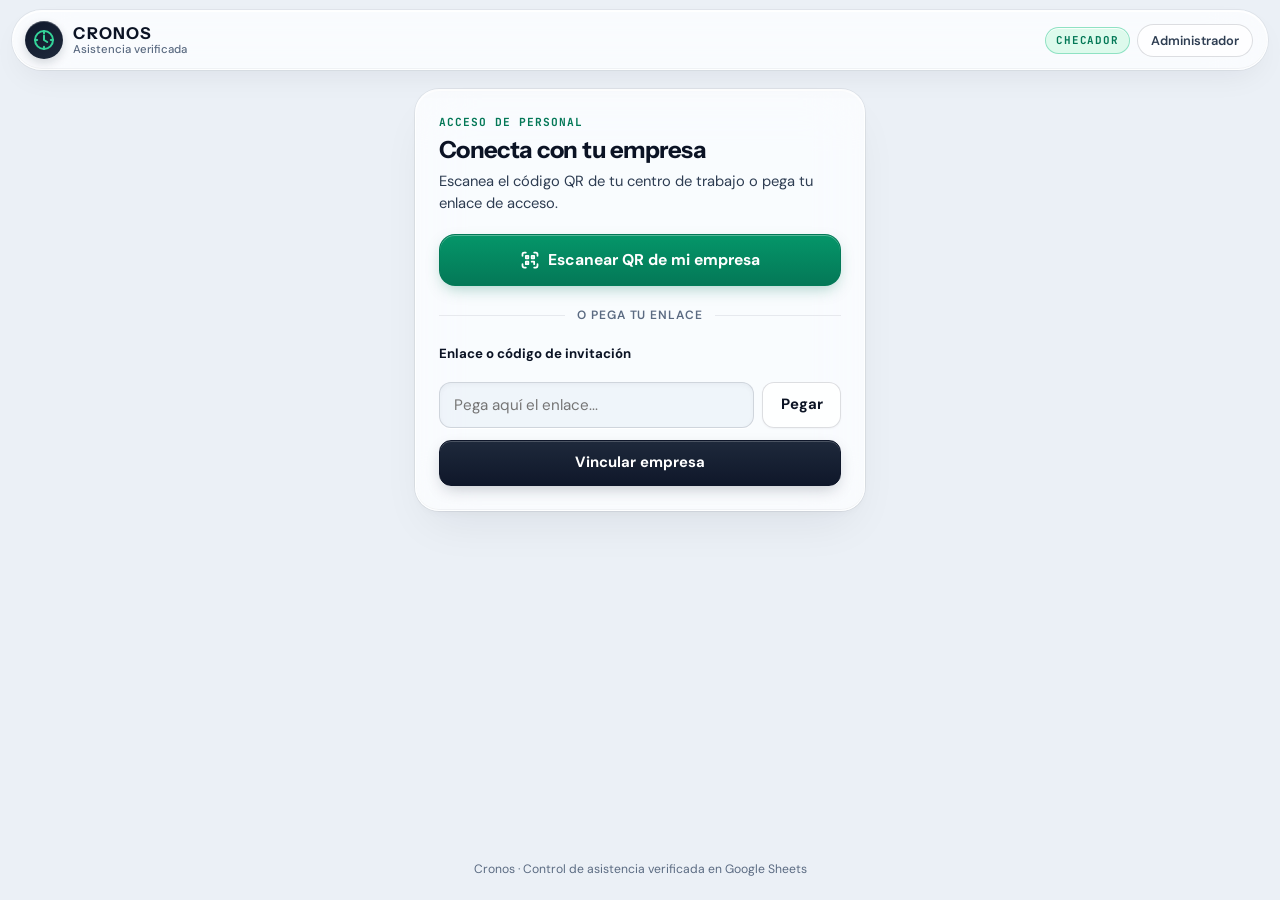
<file: index.html>
<!DOCTYPE html>
<html lang="es-MX">
<head>
  <meta charset="UTF-8" />
  <meta name="viewport" content="width=device-width, initial-scale=1.0, viewport-fit=cover" />
  <meta name="theme-color" content="#EBF0F6" />
  <meta name="apple-mobile-web-app-capable" content="yes" />
  <meta name="apple-mobile-web-app-status-bar-style" content="default" />
  <meta name="apple-mobile-web-app-title" content="Cronos" />
  <meta name="description" content="Cronos — Control de asistencia con verificación GPS y registro directo en Google Sheets." />

  <title>Cronos · Control de Asistencia</title>

  <link rel="icon" type="image/svg+xml" href="./icons/favicon.svg" />
  <link rel="apple-touch-icon" href="./icons/icon-192.png" />
  <link rel="manifest" href="./manifest.json" />

  <link rel="preconnect" href="https://fonts.googleapis.com" />
  <link rel="preconnect" href="https://fonts.gstatic.com" crossorigin />
  <link
    href="https://fonts.googleapis.com/css2?family=DM+Sans:ital,opsz,wght@0,9..40,400..700;1,9..40,400..700&family=Instrument+Sans:wght@600;700&family=JetBrains+Mono:wght@500;600;700&display=swap"
    rel="stylesheet"
  />

  <link rel="stylesheet" href="./css/styles.css" />
</head>
<body>
  <!-- Ambient Optical Canvas Background -->
  <div class="ambient-canvas" aria-hidden="true">
    <div class="ambient-orb ambient-orb-1"></div>
    <div class="ambient-orb ambient-orb-2"></div>
    <div class="ambient-orb ambient-orb-3"></div>
  </div>

  <!-- Top Navigation Capsule -->
  <header class="topbar no-print">
    <div class="topbar-inner">
      <a href="./" class="brand" id="brand-link" aria-label="Inicio Cronos">
        <span class="brand-mark" aria-hidden="true">
          <svg width="24" height="24" viewBox="0 0 24 24" fill="none" stroke="currentColor" stroke-width="2" stroke-linecap="round" stroke-linejoin="round">
            <circle cx="12" cy="12" r="9"></circle>
            <line x1="12" y1="3" x2="12" y2="5.2"></line>
            <line x1="21" y1="12" x2="18.8" y2="12"></line>
            <line x1="12" y1="21" x2="12" y2="18.8"></line>
            <line x1="3" y1="12" x2="5.2" y2="12"></line>
            <path d="M12 7.5v4.5l3.2 2"></path>
          </svg>
        </span>
        <span class="brand-text">
          <span class="brand-title">CRONOS</span>
          <span class="brand-subtitle">Asistencia verificada</span>
        </span>
      </a>

      <div class="topbar-actions">
        <span id="topbar-mode-tag" class="mode-tag">CHECADOR</span>

        <!-- Only visible on unconfigured Welcome view -->
        <button type="button" id="btn-go-admin" class="btn-ghost-sm" hidden>
          Administrador
        </button>

        <!-- Only visible inside Admin view -->
        <button type="button" id="btn-exit-admin" class="btn-ghost-sm" hidden>
          Ir al Checador
        </button>

        <!-- Only visible on configured Worker Checador view -->
        <button
          type="button"
          id="btn-worker-menu"
          class="btn-ghost-sm btn-worker-account"
          aria-label="Opciones de sesión y empresa"
          hidden
        >
          <svg width="15" height="15" viewBox="0 0 24 24" fill="none" stroke="currentColor" stroke-width="2.1" stroke-linecap="round" stroke-linejoin="round" aria-hidden="true">
            <circle cx="12" cy="8" r="4"></circle>
            <path d="M4 20c1.6-3.8 5-6 8-6s6.4 2.2 8 6"></path>
          </svg>
          <span>Sesión</span>
        </button>
      </div>
    </div>
  </header>

  <!-- Offline Status Strip -->
  <div id="offline-banner" class="offline-banner no-print" role="status" aria-live="polite" hidden>
    <span class="offline-dot" aria-hidden="true"></span>
    <span>Sin conexión. Tu registro se guardará localmente con GPS y se sincronizará al reconectar.</span>
  </div>

  <!-- Main Workspace -->
  <main id="app-main" class="app-main">
    <!-- ===================================================================
         VIEW 1: WELCOME (QR Scanner / Invite Link / 1-Step Sheet Switch)
         =================================================================== -->
    <section id="view-welcome" class="view-section" aria-labelledby="welcome-heading" hidden>
      <div class="card">
        <div class="card-body">
          <div class="eyebrow" id="welcome-eyebrow">Acceso de personal</div>
          <h1 id="welcome-heading" class="card-title">Conecta con tu empresa</h1>
          <p class="card-lead" id="welcome-lead">
            Escanea el código QR de tu centro de trabajo o pega tu enlace de acceso.
          </p>

          <div id="welcome-error" class="alert alert-error" role="alert" hidden></div>

          <!-- Primary Action: Camera QR Scanner (Lazy-loads html5-qrcode.min.js) -->
          <div class="stack-md">
            <button type="button" id="btn-open-scanner" class="btn btn-primary btn-lg">
              <svg width="20" height="20" viewBox="0 0 24 24" fill="none" stroke="currentColor" stroke-width="2.1" stroke-linecap="round" stroke-linejoin="round" aria-hidden="true">
                <path d="M3 7V5a2 2 0 0 1 2-2h2"></path>
                <path d="M17 3h2a2 2 0 0 1 2 2v2"></path>
                <path d="M21 17v2a2 2 0 0 1-2 2h-2"></path>
                <path d="M7 21H5a2 2 0 0 1-2-2v-2"></path>
                <rect x="7" y="7" width="3" height="3"></rect>
                <rect x="14" y="7" width="3" height="3"></rect>
                <rect x="7" y="14" width="3" height="3"></rect>
                <path d="M14 14h3v3"></path>
              </svg>
              <span id="label-open-scanner">Escanear QR de mi empresa</span>
            </button>

            <!-- Expandable Camera Viewport -->
            <div id="scanner-panel" class="scanner-panel" hidden>
              <div class="scanner-header">
                <span class="scanner-badge">CÁMARA ACTIVA</span>
                <button type="button" id="btn-close-scanner" class="btn-text-sm">Cerrar cámara</button>
              </div>
              <div id="qr-reader" class="qr-reader-box"></div>
              <p id="scanner-status-msg" class="scanner-hint">
                Apunta la cámara hacia el código QR de tu empresa.
              </p>
              <div class="scanner-fallback-row">
                <label for="qr-file-input" class="btn btn-secondary btn-sm">
                  Subir foto del QR
                </label>
                <input type="file" id="qr-file-input" accept="image/*" class="sr-only" />
              </div>
            </div>
          </div>

          <div class="divider">
            <span>o pega tu enlace</span>
          </div>

          <!-- Secondary Fallback: Paste WhatsApp Link or Invite Code -->
          <form id="form-paste-invite" class="stack-sm" novalidate>
            <label for="input-invite-code" class="field-label">
              Enlace o código de invitación
            </label>
            <div class="input-row">
              <input
                type="text"
                id="input-invite-code"
                class="field-input"
                placeholder="Pega aquí el enlace..."
                autocomplete="off"
                spellcheck="false"
              />
              <button type="button" id="btn-paste-clipboard" class="btn btn-secondary btn-paste" title="Pegar desde el portapapeles">
                Pegar
              </button>
            </div>
            <button type="submit" class="btn btn-dark btn-block">
              Vincular empresa
            </button>
          </form>

          <!-- Visible only when worker clicked "Cambiar QR / Hoja" from their active session -->
          <button
            type="button"
            id="btn-cancel-quick-switch"
            class="btn btn-secondary btn-block"
            style="margin-top: 0.75rem;"
            hidden
          >
            Volver a mi checador
          </button>
        </div>
      </div>
    </section>

    <!-- ===================================================================
         VIEW 2: WORKER ONBOARDING & SESSION LOGIN (New or 8-Digit ID)
         =================================================================== -->
    <section id="view-register" class="view-section" aria-labelledby="register-heading" hidden>
      <div class="card">
        <div class="card-body">
          <div class="company-pill-box">
            <span class="company-pill-label" id="register-kicker">Empresa vinculada</span>
            <strong id="register-org-name" class="company-pill-name">—</strong>
          </div>

          <!-- Segmented Tabs: New Worker vs Existing 8-Digit ID -->
          <div class="auth-tabs" id="auth-mode-tabs" role="tablist" aria-label="Modo de acceso">
            <button
              type="button"
              id="tab-auth-new"
              class="auth-tab is-active"
              role="tab"
              aria-selected="true"
            >
              Soy nuevo
            </button>
            <button
              type="button"
              id="tab-auth-id"
              class="auth-tab"
              role="tab"
              aria-selected="false"
            >
              Ya tengo mi ID
            </button>
          </div>

          <div id="register-switch-notice" class="alert alert-amber" hidden></div>
          <div id="register-error" class="alert alert-error" role="alert" hidden></div>

          <form id="form-worker-register" class="stack-md" novalidate>
            <!-- PANE A: New Worker (Full Name + Generated 8-Digit ID) -->
            <div id="pane-auth-new" class="stack-md">
              <div>
                <h1 id="register-heading" class="card-title">Crea tu perfil</h1>
                <p class="card-lead" style="margin-bottom: 0;">
                  Escribe tu nombre completo y conserva tu ID personal de 8 dígitos.
                </p>
              </div>

              <div>
                <label for="input-worker-name" class="field-label">
                  Nombre y apellido
                </label>
                <input
                  type="text"
                  id="input-worker-name"
                  class="field-input field-input-lg"
                  placeholder="Ej. Juan Pérez"
                  autocomplete="name"
                  maxlength="80"
                />
                <span class="field-hint">
                  Tu nombre quedará vinculado de forma permanente a tu ID.
                </span>
              </div>

              <!-- Pre-generated 8-Digit Personal ID Card -->
              <div class="id-generated-box">
                <div class="id-generated-header">
                  <span class="id-generated-kicker">TU ID DE ACCESO (8 DÍGITOS)</span>
                  <button type="button" id="btn-copy-register-id" class="btn-copy-chip">
                    Copiar ID
                  </button>
                </div>
                <div id="register-generated-id" class="id-generated-digits">0000-0000</div>
                <p class="id-generated-hint">
                  Guárdalo. Lo usarás para entrar desde otro teléfono sin duplicar tu perfil.
                </p>
              </div>
            </div>

            <!-- PANE B: Existing Worker or Admin Login by 8-Digit ID -->
            <div id="pane-auth-id" class="stack-md" hidden>
              <div>
                <h2 class="card-title">Ingresa con tu ID</h2>
                <p class="card-lead" style="margin-bottom: 0;">
                  Escribe tu ID de 8 dígitos para cargar tu perfil en este dispositivo.
                </p>
              </div>

              <div>
                <label for="input-worker-id" class="field-label">
                  Tu ID de 8 dígitos
                </label>
                <input
                  type="text"
                  id="input-worker-id"
                  class="field-input field-input-lg field-input-id"
                  placeholder="0000-0000"
                  inputmode="numeric"
                  autocomplete="off"
                  maxlength="9"
                />
                <span class="field-hint">
                  Ingresa los 8 números de tu identificador personal o de administrador.
                </span>
              </div>

              <!-- Shown automatically when an Admin 8-digit ID (9XXXXXXX) is entered -->
              <div id="login-admin-pin-box" class="alert alert-amber" hidden>
                <label for="input-login-admin-pin" class="field-label" style="color: #0F172A;">
                  PIN de Administrador (4 números)
                </label>
                <input
                  type="password"
                  id="input-login-admin-pin"
                  class="field-input"
                  placeholder="•••• (4 dígitos)"
                  inputmode="numeric"
                  maxlength="4"
                  autocomplete="off"
                />
                <span class="field-hint" id="login-admin-pin-hint" style="color: #475569;">
                  Ingresa tu PIN de 4 números para desbloquear tus opciones de Admin y tu Checador.
                </span>
              </div>

              <!-- Shown only if the sheet is brand-new and doesn't have this ID recorded yet -->
              <div id="login-bind-name-box" class="alert alert-amber" hidden>
                <label for="input-bind-worker-name" class="field-label" style="color: #0F172A;">
                  Confirma tu nombre completo (única vez en esta hoja)
                </label>
                <input
                  type="text"
                  id="input-bind-worker-name"
                  class="field-input"
                  placeholder="Ej. Juan Pérez"
                  maxlength="80"
                />
                <span class="field-hint" style="color: #475569;">
                  Esta hoja es nueva. Tu nombre se vinculará a tu mismo ID.
                </span>
              </div>
            </div>

            <!-- Mandatory GPS Privacy Notice -->
            <label class="consent-box" for="input-privacy-accept">
              <input type="checkbox" id="input-privacy-accept" class="consent-checkbox" required />
              <span class="consent-text">
                <strong>Uso puntual de GPS:</strong> Autorizo capturar mi ubicación únicamente al presionar
                <em>Entrada</em> o <em>Salida</em>. Cronos no rastrea en segundo plano.
              </span>
            </label>

            <div class="stack-xs">
              <button type="submit" id="btn-save-worker" class="btn btn-primary btn-lg">
                Crear mi ID y solicitar acceso
              </button>
              <button type="button" id="btn-cancel-register" class="btn btn-secondary btn-block">
                Cancelar
              </button>
            </div>
          </form>
        </div>
      </div>
    </section>

    <!-- ===================================================================
         VIEW 3: DAILY WORKER CHECADOR (1-Tap Punch In / Out)
         =================================================================== -->
    <section id="view-checador" class="view-section" aria-label="Checador de asistencia" hidden>
      <!-- Admin Mode Shortcut Bar (Only visible when logged in with an Admin ID) -->
      <div id="admin-checador-bar" class="admin-checador-bar no-print" hidden>
        <div class="admin-checador-bar-top">
          <div class="admin-checador-bar-info">
            <span class="admin-checador-kicker">MODO ADMINISTRADOR</span>
            <span class="admin-checador-sub">Tu checador personal y tu panel están activos</span>
          </div>
          <button type="button" id="btn-checador-open-admin" class="btn btn-dark btn-sm">
            Panel y Hojas
          </button>
        </div>
        <div id="admin-checador-sheet-row" class="admin-checador-sheet-row" hidden>
          <label for="admin-checador-sheet-select" class="admin-checador-sheet-label">
            Hoja activa en Checador:
          </label>
          <select id="admin-checador-sheet-select" class="admin-checador-sheet-select"></select>
        </div>
      </div>

      <div class="card checador-card">
        <!-- Active Company, Frozen Worker Identity & 8-Digit ID Badge -->
        <div class="worker-strip">
          <div class="worker-strip-info">
            <span class="worker-strip-label">EMPRESA</span>
            <strong id="checador-org-name" class="worker-strip-org">—</strong>
          </div>
          <div class="worker-strip-info worker-strip-right">
            <span class="worker-strip-label">TRABAJADOR</span>
            <div class="worker-strip-user-row">
              <strong id="checador-worker-name" class="worker-strip-name">—</strong>
            </div>
            <div class="worker-strip-actions-row">
              <button
                type="button"
                id="btn-copy-worker-id"
                class="worker-id-chip"
                title="Ver y copiar mi ID de 8 dígitos"
              >
                <span class="worker-id-chip-label">ID</span>
                <span id="checador-worker-id" class="worker-id-chip-code">----</span>
                <span class="worker-id-chip-copy" id="worker-id-copy-tag">COPIAR</span>
              </button>
              <button
                type="button"
                id="btn-card-options"
                class="worker-Switch-pill"
                aria-label="Opciones de sesión, cambiar trabajador o empresa"
              >
                Opciones
              </button>
            </div>
          </div>
        </div>

        <!-- Reference Device Clock -->
        <div class="clock-strip" aria-live="off">
          <div class="clock-label">HORA DEL DISPOSITIVO</div>
          <div id="live-clock-time" class="clock-time">--:--:--</div>
          <div id="live-clock-date" class="clock-date">—</div>
          <div class="clock-note">Hora oficial validada por servidor al registrar</div>
        </div>

        <!-- Offline Queue Sync Banner (Shown when punches are queued offline) -->
        <div id="offline-queue-banner" class="offline-queue-banner" hidden>
          <div class="offline-queue-info">
            <span class="offline-queue-badge" id="offline-queue-count-badge">1</span>
            <div>
              <strong class="offline-queue-title" id="offline-queue-title">1 registro guardado sin internet</strong>
              <p class="offline-queue-sub" id="offline-queue-sub">
                Coordenadas GPS capturadas. Se enviará al recuperar conexión.
              </p>
            </div>
          </div>
          <button type="button" id="btn-sync-offline-now" class="btn btn-secondary btn-sm">
            Sincronizar
          </button>
        </div>

        <!-- Pending Admin Approval Gate -->
        <div id="worker-pending-box" class="worker-status-gate is-pending" hidden>
          <div class="worker-status-gate-pill">
            <span class="status-pip is-pending" aria-hidden="true"></span>
            <span>PENDIENTE DE APROBACIÓN</span>
          </div>
          <h2 class="worker-status-gate-title">Solicitud enviada al administrador</h2>
          <p class="worker-status-gate-desc">
            Tu perfil e ID fueron registrados en la pestaña <strong>Trabajadores</strong>.
            En cuanto el administrador apruebe tu acceso podrás registrar Entrada y Salida.
          </p>
          <button type="button" id="btn-check-approval-status" class="btn btn-primary btn-block">
            Verificar si ya fui aprobado
          </button>
        </div>

        <!-- Deactivated / Ex-Worker Blocked Gate -->
        <div id="worker-blocked-box" class="worker-status-gate is-blocked" hidden>
          <div class="worker-status-gate-pill is-danger">
            <span class="status-pip is-baja" aria-hidden="true"></span>
            <span>ACCESO DESACTIVADO</span>
          </div>
          <h2 class="worker-status-gate-title">Cuenta dada de baja</h2>
          <p class="worker-status-gate-desc" id="worker-blocked-desc">
            Este perfil o dispositivo fue dado de baja por el administrador y no tiene autorización para registrar asistencia.
          </p>
        </div>

        <!-- Giant Tactile Punch Buttons + Smart Shift Indicator -->
        <div class="punch-zone" id="punch-zone">
          <div id="smart-shift-banner" class="smart-shift-banner">
            <span class="smart-shift-dot" id="smart-shift-dot"></span>
            <span id="smart-shift-text">Siguiente marca sugerida: <strong>ENTRADA</strong></span>
          </div>

          <button type="button" id="btn-punch-in" class="btn-punch btn-punch-in is-suggested">
            <span class="punch-icon" aria-hidden="true">
              <svg width="26" height="26" viewBox="0 0 24 24" fill="none" stroke="currentColor" stroke-width="2.4" stroke-linecap="round" stroke-linejoin="round">
                <path d="M15 3h4a2 2 0 0 1 2 2v14a2 2 0 0 1-2 2h-4"></path>
                <polyline points="10 17 15 12 10 7"></polyline>
                <line x1="15" y1="12" x2="3" y2="12"></line>
              </svg>
            </span>
            <span class="punch-copy">
              <span class="punch-title-row">
                <span class="punch-title">REGISTRAR ENTRADA</span>
                <span class="punch-suggest-tag" id="badge-suggest-in">SUGERIDO</span>
              </span>
              <span class="punch-sub">Iniciar jornada · GPS requerido</span>
            </span>
          </button>

          <button type="button" id="btn-punch-out" class="btn-punch btn-punch-out">
            <span class="punch-icon" aria-hidden="true">
              <svg width="26" height="26" viewBox="0 0 24 24" fill="none" stroke="currentColor" stroke-width="2.4" stroke-linecap="round" stroke-linejoin="round">
                <path d="M9 21H5a2 2 0 0 1-2-2V5a2 2 0 0 1 2-2h4"></path>
                <polyline points="16 17 21 12 16 7"></polyline>
                <line x1="21" y1="12" x2="9" y2="12"></line>
              </svg>
            </span>
            <span class="punch-copy">
              <span class="punch-title-row">
                <span class="punch-title">REGISTRAR SALIDA</span>
                <span class="punch-suggest-tag" id="badge-suggest-out" hidden>SUGERIDO</span>
              </span>
              <span class="punch-sub">Finalizar jornada · GPS requerido</span>
            </span>
          </button>
        </div>

        <!-- Inline GPS / Network Progress State -->
        <div id="punch-loading-box" class="status-box status-loading" role="status" aria-live="polite" hidden>
          <div class="spinner" aria-hidden="true"></div>
          <div class="status-box-text">
            <strong id="punch-loading-title">Obteniendo ubicación GPS…</strong>
            <span id="punch-loading-sub">Autoriza el permiso si tu navegador lo solicita.</span>
          </div>
        </div>

        <!-- Inline Actionable GPS / Network Error Box -->
        <div id="punch-error-box" class="status-box status-error" role="alert" hidden>
          <div class="status-error-header">
            <svg width="20" height="20" viewBox="0 0 24 24" fill="none" stroke="currentColor" stroke-width="2.3" stroke-linecap="round" stroke-linejoin="round" aria-hidden="true">
              <circle cx="12" cy="12" r="10"></circle>
              <line x1="12" y1="8" x2="12" y2="12"></line>
              <line x1="12" y1="16" x2="12.01" y2="16"></line>
            </svg>
            <strong id="punch-error-title">No se pudo completar el registro</strong>
          </div>
          <p id="punch-error-desc" class="status-error-desc"></p>
          <ol id="punch-error-steps" class="status-error-steps" hidden></ol>
          <button type="button" id="btn-retry-punch" class="btn btn-dark btn-sm">
            Reintentar registro
          </button>
        </div>

        <!-- Mini-Historial Local (Last 5 Punches with Cryptographic Seals) -->
        <div id="worker-history-box" class="worker-history-box" hidden>
          <div class="worker-history-header">
            <span class="worker-history-title">ÚLTIMOS REGISTROS EN ESTE DISPOSITIVO</span>
            <span class="worker-history-badge" id="worker-history-count">0</span>
          </div>
          <div id="worker-history-list" class="worker-history-list" role="list"></div>
        </div>

        <!-- Last Confirmed Check-in Footer -->
        <div class="last-checkin-bar">
          <span class="last-checkin-label">Último registro confirmado:</span>
          <span id="last-checkin-value" class="last-checkin-value">Sin registros previos</span>
        </div>
      </div>
    </section>

    <!-- ===================================================================
         CONTEXTUAL PWA INSTALL BANNER (Shown on Register & Checador views)
         =================================================================== -->
    <aside id="pwa-install-banner" class="pwa-banner no-print" aria-label="Instalar aplicación" hidden>
      <!-- Android / Chromium native prompt -->
      <div id="pwa-android-box" class="pwa-banner-inner" hidden>
        <div class="pwa-banner-copy">
          <strong>Instala Cronos en tu inicio</strong>
          <span>Abre el checador directo desde tu pantalla principal.</span>
        </div>
        <div class="pwa-banner-btns">
          <button type="button" id="btn-pwa-install" class="btn btn-primary btn-sm">
            Instalar
          </button>
          <button type="button" id="btn-pwa-dismiss" class="btn-icon-close" aria-label="Cerrar aviso">
            ✕
          </button>
        </div>
      </div>

      <!-- iOS Safari visual instruction -->
      <div id="pwa-ios-box" class="pwa-banner-inner" hidden>
        <div class="pwa-banner-copy">
          <strong>Agrega Cronos a tu iPhone</strong>
          <span>
            Toca <strong>Compartir</strong>
            <svg class="inline-ios-icon" width="14" height="14" viewBox="0 0 24 24" fill="none" stroke="currentColor" stroke-width="2.2" stroke-linecap="round" stroke-linejoin="round" aria-hidden="true">
              <path d="M4 12v8a2 2 0 0 0 2 2h12a2 2 0 0 0 2-2v-8"></path>
              <polyline points="16 6 12 2 8 6"></polyline>
              <line x1="12" y1="2" x2="12" y2="15"></line>
            </svg>
            y selecciona <strong>"Agregar a pantalla de inicio"</strong>.
          </span>
        </div>
      </div>
    </aside>

    <!-- ===================================================================
         VIEW 4: ADMINISTRATOR PANEL (/admin or #admin)
         =================================================================== -->
    <section id="view-admin" class="view-section view-admin" aria-labelledby="admin-heading" hidden>
      <!-- Step-by-step Setup Guide for Google Sheets + Apps Script -->
      <details class="setup-guide no-print" id="admin-setup-guide" open>
        <summary class="setup-guide-summary">
          <div class="setup-guide-title-wrap">
            <span class="setup-badge">PASO A PASO</span>
            <span class="setup-guide-title">Guía de configuración inicial (3 minutos · única vez)</span>
          </div>
          <span class="setup-guide-toggle">Mostrar / Ocultar</span>
        </summary>

        <div class="setup-guide-body">
          <ol class="setup-steps-list">
            <li>
              <strong>Crea tu Google Sheet base</strong>
              <p>
                Abre
                <a href="https://sheets.new" target="_blank" rel="noopener noreferrer" class="text-link">
                  sheets.new
                </a>
                y ponle nombre arriba a la izquierda:
                <button
                  type="button"
                  class="copy-inline-chip"
                  data-copy-text="Asistencia 2026"
                  title="Haz clic para copiar"
                >
                  Copiar "Asistencia 2026"
                </button>.
                Las pestañas mensuales, <strong>Trabajadores</strong> y <strong>Resumen Mensual</strong> se crean automáticamente.
              </p>
            </li>
            <li>
              <strong>Pega el motor en Apps Script</strong>
              <p>
                En tu hoja ve a <strong>Extensiones &gt; Apps Script</strong>, borra el contenido de
                <code>Código.gs</code>, pega este bloque y presiona <strong>Guardar</strong>:
              </p>
              <div class="code-box-wrapper">
                <div class="code-box-toolbar">
                  <span>backend/Code.gs (Apps Script)</span>
                  <button type="button" id="btn-copy-gas" class="btn btn-primary btn-sm">
                    Copiar código Apps Script
                  </button>
                </div>
                <pre id="gas-code-preview" class="code-box-pre">Cargando código de Apps Script…</pre>
              </div>
            </li>
            <li>
              <strong>Publica como Aplicación Web</strong>
              <p>
                Haz clic en <strong>Implementar &gt; Nueva implementación</strong>, selecciona el engrane
                <strong>Aplicación web</strong>, escribe la descripción
                <button
                  type="button"
                  class="copy-inline-chip"
                  data-copy-text="Checador Cronos"
                  title="Haz clic para copiar"
                >
                  Copiar "Checador Cronos"
                </button>
                y configura:
              </p>
              <ul class="setup-sublist">
                <li><strong>Ejecutar como:</strong> <code>Yo</code> (tu cuenta de Google).</li>
                <li><strong>Quién tiene acceso:</strong> <code>Cualquier usuario</code> (indispensable para que el personal registre sin iniciar sesión de Google).</li>
                <li>Autoriza con <em>Autorizar acceso &gt; Avanzado &gt; Ir a proyecto (no seguro) &gt; Permitir</em>. Al usar el creador de hojas nuevas te pedirá autorizar Google Drive una sola vez.</li>
              </ul>
            </li>
            <li>
              <strong>Copia la URL /exec</strong>
              <p>
                Copia la <strong>URL de la aplicación web</strong> terminada en <code>/exec</code> y pégala en la columna 1.
              </p>
            </li>
          </ol>

          <div class="setup-guide-footer-note">
            <strong class="guide-summary-heading">Funciones incluidas automáticamente:</strong>
            <ul class="guide-summary-list">
              <li>
                <strong>Configuración única:</strong> con esta URL <code>/exec</code> podrás crear nuevas hojas anuales o por sucursal con 1 clic desde este panel.
              </li>
              <li>
                <strong>Aprobación de personal:</strong> cada trabajador nuevo entra como <strong>Pendiente</strong> hasta que lo apruebes con 1 clic o en la pestaña <strong>Trabajadores</strong>.
              </li>
              <li>
                <strong>Integridad y auditoría:</strong> cada marca genera un sello <strong>HMAC-SHA256</strong> encadenado y audita el dispositivo utilizado.
              </li>
              <li>
                <strong>Resumen Mensual en vivo:</strong> calcula asistencias, horas trabajadas, puntualidad y alertas GPS automáticamente.
              </li>
            </ul>
          </div>
        </div>
      </details>

      <div class="admin-grid" id="admin-grid">
        <!-- Column 1: Admin Profile & Primary Connection -->
        <div class="card no-print" id="admin-form-card">
          <div class="card-body">
            <div class="eyebrow">Columna 1 · Configuración</div>
            <h1 id="admin-heading" class="card-title">1. Perfil Admin y Conexión</h1>
            <p class="card-lead">
              Configura tu identidad de administrador (ID serie 9 + PIN de 4 números) y conecta tu URL <code>/exec</code>.
            </p>

            <!-- Active Admin Session Summary Banner -->
            <div id="admin-session-summary" class="admin-session-summary" hidden>
              <div class="admin-session-summary-top">
                <div>
                  <span class="admin-session-kicker">SESIÓN DE ADMIN ACTIVA</span>
                  <strong id="admin-summary-name" class="admin-session-name">—</strong>
                </div>
                <div class="admin-session-id-wrap">
                  <span class="admin-session-id-label">MI ID ADMIN</span>
                  <span id="admin-summary-id" class="admin-session-id-code">9000-0000</span>
                </div>
              </div>
              <div class="admin-session-summary-actions">
                <button type="button" id="btn-admin-go-checador" class="btn btn-primary btn-sm">
                  Ir a mi Checador (<span id="admin-go-checador-sheet-name">Hoja activa</span>)
                </button>
                <button type="button" id="btn-copy-summary-admin-id" class="btn btn-secondary btn-sm">
                  Copiar mi ID
                </button>
              </div>
            </div>

            <div id="admin-form-error" class="alert alert-error" role="alert" hidden></div>

            <form id="form-admin-generate" class="stack-md" novalidate>
              <div>
                <label for="admin-worker-name" class="field-label">
                  Tu nombre de Administrador
                </label>
                <input
                  type="text"
                  id="admin-worker-name"
                  class="field-input"
                  placeholder="Ej. Angel Merino"
                  maxlength="80"
                  required
                />
              </div>

              <!-- Pre-generated 8-Digit Admin ID Card (Starts with 9 so it never collides with Worker IDs) -->
              <div class="id-generated-box is-admin-id-box">
                <div class="id-generated-header">
                  <span class="id-generated-kicker">ID DE ADMINISTRADOR (8 DÍGITOS)</span>
                  <button type="button" id="btn-copy-admin-id" class="btn-copy-chip">
                    Copiar ID
                  </button>
                </div>
                <div id="admin-generated-id" class="id-generated-digits">9000-0000</div>
                <p class="id-generated-hint">
                  Úsalo en <strong>"Ya tengo mi ID"</strong> junto con tu PIN desde cualquier dispositivo.
                </p>
              </div>

              <div>
                <label for="admin-pin" class="field-label">
                  PIN de seguridad (exactamente 4 números)
                </label>
                <input
                  type="password"
                  id="admin-pin"
                  class="field-input"
                  placeholder="Ej. 2580"
                  inputmode="numeric"
                  maxlength="4"
                  autocomplete="off"
                  required
                />
                <span class="field-hint">
                  Protege la creación de hojas, aprobaciones y tu inicio de sesión.
                </span>
              </div>

              <div>
                <label for="admin-org-name" class="field-label">
                  Nombre de la hoja principal
                </label>
                <input
                  type="text"
                  id="admin-org-name"
                  class="field-input"
                  placeholder="Ej. Asistencia 2026"
                  maxlength="60"
                  required
                />
              </div>

              <div>
                <label for="admin-script-url" class="field-label">
                  URL de Apps Script (/exec)
                </label>
                <input
                  type="url"
                  id="admin-script-url"
                  class="field-input field-input-mono"
                  placeholder="https://script.google.com/macros/s/AKfycb.../exec"
                  autocomplete="off"
                  spellcheck="false"
                  required
                />
              </div>

              <button type="submit" id="btn-generate-access" class="btn btn-primary btn-lg">
                Guardar Perfil y Conectar
              </button>
            </form>
          </div>
        </div>

        <!-- Column 2: Admin Sheets Catalog, 1-Click Sheet Creator & Worker Approvals -->
        <div class="card no-print" id="admin-sheets-panel" hidden>
          <div class="card-body">
            <div class="eyebrow">Columna 2 · Hojas y Personal</div>
            <div class="admin-sheets-header">
              <h2 class="card-title" style="margin-bottom: 0.15rem;">2. Hojas de Google Sheets</h2>
              <span class="setup-badge" id="admin-sheets-count-badge">1 hoja</span>
            </div>
            <p class="card-lead" style="margin-bottom: 0.75rem;">
              Selecciona la hoja activa para actualizar el póster QR, tu checador y la lista de personal.
            </p>

            <div id="admin-sheets-list" class="admin-sheets-list" role="list"></div>

            <!-- 1-Click New Sheet Creator -->
            <div class="admin-new-sheet-box">
              <h3 class="admin-new-sheet-title">Nueva hoja en Drive (1 clic)</h3>
              <p class="admin-new-sheet-desc">
                Crea otro archivo de Google Sheets conectado al mismo script.
              </p>

              <div id="admin-create-sheet-status" class="alert" role="status" hidden></div>

              <form id="form-admin-create-sheet" class="stack-sm" novalidate>
                <div>
                  <label for="new-sheet-org-name" class="field-label">
                    Nombre de la nueva hoja / empresa
                  </label>
                  <input
                    type="text"
                    id="new-sheet-org-name"
                    class="field-input"
                    placeholder="Ej. Asistencia 2027 o Sucursal Norte"
                    maxlength="60"
                  />
                </div>

                <label class="admin-checkbox-row" for="new-sheet-copy-workers">
                  <input type="checkbox" id="new-sheet-copy-workers" class="admin-checkbox-input" />
                  <span class="admin-checkbox-copy">
                    <strong>Copiar directorio de Trabajadores</strong>
                    <span>Conserva los IDs de 8 dígitos del personal activo.</span>
                  </span>
                </label>

                <div id="new-sheet-source-box" class="admin-source-sheet-box" hidden>
                  <label for="new-sheet-source-select" class="field-label">
                    Copiar trabajadores desde:
                  </label>
                  <select id="new-sheet-source-select" class="field-input"></select>
                </div>

                <button type="submit" id="btn-create-new-sheet" class="btn btn-dark btn-block">
                  Crear hoja en mi Drive
                </button>
              </form>
            </div>

            <!-- 1-Click Worker Approvals & Deactivation Directory -->
            <div class="admin-workers-box" id="admin-workers-box">
              <div class="admin-workers-header">
                <div>
                  <h3 class="admin-new-sheet-title" style="margin-bottom: 0.1rem;">
                    Personal de la hoja activa
                  </h3>
                  <p class="admin-new-sheet-desc" style="margin-bottom: 0;">
                    Aprueba ingresos o da de baja con 1 clic.
                  </p>
                </div>
                <button type="button" id="btn-refresh-workers" class="btn btn-secondary btn-sm">
                  Actualizar
                </button>
              </div>

              <div id="admin-workers-stats" class="admin-workers-stats"></div>
              <div id="admin-workers-list" class="admin-workers-list" role="list"></div>
            </div>
          </div>
        </div>

        <!-- Column 3: Generated QR Poster & Actions -->
        <div id="admin-output-card" class="card" hidden>
          <div class="card-body">
            <div class="eyebrow no-print">Columna 3 · Código QR y Enlace</div>
            <!-- Printable Poster Area -->
            <div id="poster-card" class="poster-card">
              <div class="poster-kicker">REGISTRO DE ASISTENCIA · CRONOS</div>
              <h2 id="poster-org-title" class="poster-org">—</h2>
              <div class="poster-qr-frame">
                <canvas id="admin-qr-canvas" width="256" height="256" aria-label="Código QR de la empresa"></canvas>
              </div>
              <ol class="poster-steps">
                <li>Escanea este código QR con la cámara de tu teléfono.</li>
                <li>Ingresa tu nombre para solicitar acceso o entra con tu ID de 8 dígitos.</li>
                <li>Registra tu <strong>Entrada</strong> o <strong>Salida</strong> con ubicación GPS.</li>
              </ol>
            </div>

            <!-- Non-printed Admin Controls -->
            <div class="admin-controls no-print stack-sm">
              <!-- Direct shortcut to open active Google Sheet -->
              <a
                id="btn-open-active-sheet"
                href="#"
                target="_blank"
                rel="noopener noreferrer"
                class="btn btn-secondary btn-block"
                hidden
              >
                Abrir Google Sheet activo
              </a>

              <div>
                <label for="admin-magic-link" class="field-label">
                  Enlace directo (WhatsApp)
                </label>
                <div class="input-row">
                  <input
                    type="text"
                    id="admin-magic-link"
                    class="field-input field-input-mono"
                    readonly
                  />
                  <button type="button" id="btn-copy-magic-link" class="btn btn-secondary">
                    Copiar
                  </button>
                </div>
              </div>

              <button type="button" id="btn-share-whatsapp" class="btn btn-whatsapp btn-block">
                Compartir enlace por WhatsApp
              </button>

              <div class="btn-grid-2">
                <button type="button" id="btn-download-qr" class="btn btn-secondary">
                  Descargar PNG
                </button>
                <button type="button" id="btn-print-qr" class="btn btn-secondary">
                  Imprimir póster
                </button>
              </div>

              <div class="admin-test-zone">
                <button type="button" id="btn-test-connection" class="btn btn-dark btn-block">
                  Probar conexión (insertar fila de prueba)
                </button>
                <div id="test-connection-result" class="alert" role="status" hidden></div>
              </div>
            </div>
          </div>
        </div>
      </div>
    </section>
  </main>

  <!-- =====================================================================
       MODAL 1: STAMPED CHECK-IN RECEIPT CONFIRMATION
       ===================================================================== -->
  <div
    id="modal-success"
    class="modal-backdrop no-print"
    role="dialog"
    aria-modal="true"
    aria-labelledby="success-headline"
    hidden
  >
    <div class="modal-card receipt-modal">
      <div id="success-banner" class="receipt-banner">
        <div class="receipt-stamp">
          <svg width="22" height="22" viewBox="0 0 24 24" fill="none" stroke="currentColor" stroke-width="2.6" stroke-linecap="round" stroke-linejoin="round" aria-hidden="true">
            <polyline points="20 6 9 17 4 12"></polyline>
          </svg>
          <span id="success-stamp">ENTRADA REGISTRADA</span>
        </div>
        <div id="success-time-big" class="receipt-time-big">08:01 AM</div>
        <p id="success-headline" class="receipt-headline">
          ¡Entrada registrada con éxito!
        </p>
      </div>

      <div class="receipt-details">
        <div class="receipt-row">
          <span class="receipt-row-label">Trabajador</span>
          <span id="success-worker" class="receipt-row-val">—</span>
        </div>
        <div class="receipt-row">
          <span class="receipt-row-label">ID Personal</span>
          <span id="success-worker-id" class="receipt-row-val">----</span>
        </div>
        <div class="receipt-row">
          <span class="receipt-row-label">Empresa</span>
          <span id="success-org" class="receipt-row-val">—</span>
        </div>
        <div class="receipt-row">
          <span class="receipt-row-label">Fecha y hora oficial</span>
          <span id="success-server-time" class="receipt-row-val">—</span>
        </div>
        <div class="receipt-row">
          <span class="receipt-row-label">Zona horaria</span>
          <span id="success-timezone" class="receipt-row-val">—</span>
        </div>
        <div class="receipt-row">
          <span class="receipt-row-label">Precisión GPS</span>
          <span id="success-accuracy" class="receipt-row-val">—</span>
        </div>
        <div class="receipt-row" id="success-folio-row" hidden>
          <span class="receipt-row-label">Folio mensual</span>
          <span id="success-folio" class="receipt-row-val">—</span>
        </div>
        <div class="receipt-row" id="success-seal-row" hidden>
          <span class="receipt-row-label">Sello digital</span>
          <span id="success-seal" class="receipt-row-val">—</span>
        </div>
      </div>

      <div class="modal-footer">
        <button type="button" id="btn-copy-receipt" class="btn btn-secondary btn-block" hidden>
          Copiar comprobante firmado
        </button>
        <button type="button" id="btn-close-success" class="btn btn-primary btn-lg">
          Listo
        </button>
      </div>
    </div>
  </div>

  <!-- =====================================================================
       MODAL 2: DUPLICATE PUNCH CONFIRMATION (< 5 minutes)
       ===================================================================== -->
  <div
    id="modal-confirm-repeat"
    class="modal-backdrop no-print"
    role="dialog"
    aria-modal="true"
    aria-labelledby="repeat-title"
    hidden
  >
    <div class="modal-card">
      <div class="card-body">
        <div class="eyebrow">Prevención de duplicados</div>
        <h2 id="repeat-title" class="card-title">¿Registrar de nuevo?</h2>
        <p id="repeat-message" class="card-lead"></p>
        <div class="stack-xs">
          <button type="button" id="btn-confirm-repeat-yes" class="btn btn-dark btn-block">
            Sí, registrar de nuevo
          </button>
          <button type="button" id="btn-confirm-repeat-no" class="btn btn-secondary btn-block">
            Cancelar
          </button>
        </div>
      </div>
    </div>
  </div>

  <!-- =====================================================================
       MODAL 3: SESSION & COMPANY MENU
       ===================================================================== -->
  <div
    id="modal-account"
    class="modal-backdrop no-print"
    role="dialog"
    aria-modal="true"
    aria-labelledby="account-modal-title"
    hidden
  >
    <div class="modal-card">
      <div class="card-body">
        <div class="eyebrow">Ajustes de cuenta</div>
        <h2 id="account-modal-title" class="card-title">Sesión y empresa</h2>
        <p class="card-lead" id="account-modal-sub">—</p>

        <div class="stack-sm">
          <!-- Option 1: 1-step QR / Sheet switch keeping current worker session -->
          <button type="button" id="btn-switch-qr" class="option-card-btn is-featured">
            <span class="option-card-head">
              <span class="option-card-title">Cambiar QR / Hoja</span>
              <span class="option-pill">Conserva tu ID</span>
            </span>
            <span class="option-card-desc" id="desc-switch-qr">
              Escanea otro QR (ej. nueva hoja anual) conservando tu sesión actual.
            </span>
          </button>

          <!-- Option 2: Switch worker session via 8-digit ID (keeps current company) -->
          <button type="button" id="btn-change-worker" class="option-card-btn">
            <span class="option-card-head">
              <span class="option-card-title">Cambiar sesión (otro ID)</span>
              <span class="option-pill is-neutral">Misma empresa</span>
            </span>
            <span class="option-card-desc" id="desc-change-worker">
              Permite que otro trabajador ingrese con su ID de 8 dígitos en este dispositivo.
            </span>
          </button>

          <!-- Option 3: Kiosk Mode (Shared Tablet / Guardhouse Terminal) -->
          <button type="button" id="btn-open-kiosk" class="option-card-btn">
            <span class="option-card-head">
              <span class="option-card-title">Modo Kiosco (Caseta / Tablet)</span>
              <span class="option-pill is-neutral">Por ID de 8 dígitos</span>
            </span>
            <span class="option-card-desc">
              Teclado numérico para que varios trabajadores registren su Entrada o Salida con su ID.
            </span>
          </button>

          <!-- Option 4: Full Logout (Red / Danger — Wipes Company + Worker + Session) -->
          <button type="button" id="btn-unlink-company" class="option-card-btn is-danger">
            <span class="option-card-head">
              <span class="option-card-title" id="title-unlink-company">Cerrar sesión</span>
              <span class="option-pill is-danger-pill">Desvincular todo</span>
            </span>
            <span class="option-card-desc" id="desc-unlink-company">
              Borra de este dispositivo la empresa vinculada, tu perfil y tu sesión.
            </span>
          </button>

          <button type="button" id="btn-close-account" class="btn btn-secondary btn-block">
            Volver al checador
          </button>
        </div>
      </div>
    </div>
  </div>

  <!-- =====================================================================
       MODAL 4: WORKER 8-DIGIT PERSONAL ID CARD
       ===================================================================== -->
  <div
    id="modal-worker-id"
    class="modal-backdrop no-print"
    role="dialog"
    aria-modal="true"
    aria-labelledby="worker-id-modal-title"
    hidden
  >
    <div class="modal-card">
      <div class="card-body">
        <div class="eyebrow">Identificador único</div>
        <h2 id="worker-id-modal-title" class="card-title">Tu ID de 8 dígitos</h2>
        <p class="card-lead" style="margin-bottom: 0.9rem;">
          Guarda este código. Si cambias de teléfono o usas otro dispositivo, elige
          <strong>"Ya tengo mi ID"</strong> e ingrésalo para recuperar tu perfil.
        </p>

        <div class="id-showcase-box">
          <span class="id-showcase-label" id="modal-id-worker-name">TRABAJADOR</span>
          <div class="id-showcase-digits" id="modal-id-digits">0000-0000</div>
        </div>

        <div class="stack-xs" style="margin-top: 1.1rem;">
          <button type="button" id="btn-modal-copy-id" class="btn btn-primary btn-lg">
            Copiar mi ID
          </button>
          <button type="button" id="btn-close-worker-id" class="btn btn-secondary btn-block">
            Cerrar
          </button>
        </div>
      </div>
    </div>
  </div>

  <!-- =====================================================================
       MODAL 5: KIOSK TERMINAL MODE (Shared Device / Guardhouse Numpad)
       ===================================================================== -->
  <div
    id="modal-kiosk"
    class="modal-backdrop no-print"
    role="dialog"
    aria-modal="true"
    aria-labelledby="kiosk-title"
    hidden
  >
    <div class="modal-card kiosk-modal-card">
      <div class="kiosk-header">
        <div>
          <span class="kiosk-kicker">TERMINAL DE ASISTENCIA · KIOSCO</span>
          <h2 id="kiosk-title" class="kiosk-org-title">—</h2>
        </div>
        <button type="button" id="btn-close-kiosk" class="btn-ghost-sm">
          Salir
        </button>
      </div>

      <div class="kiosk-body">
        <div class="kiosk-display-box">
          <span class="kiosk-display-label">INGRESA TU ID DE 8 DÍGITOS</span>
          <input
            type="text"
            id="input-kiosk-id"
            class="kiosk-id-input"
            placeholder="0000-0000"
            inputmode="numeric"
            autocomplete="off"
            maxlength="9"
          />
        </div>

        <div id="kiosk-feedback-box" class="alert" role="status" hidden></div>

        <!-- Tactile Numeric Keypad -->
        <div class="kiosk-numpad" aria-label="Teclado numérico de Kiosco">
          <button type="button" class="kiosk-key" data-kiosk-key="1">1</button>
          <button type="button" class="kiosk-key" data-kiosk-key="2">2</button>
          <button type="button" class="kiosk-key" data-kiosk-key="3">3</button>
          <button type="button" class="kiosk-key" data-kiosk-key="4">4</button>
          <button type="button" class="kiosk-key" data-kiosk-key="5">5</button>
          <button type="button" class="kiosk-key" data-kiosk-key="6">6</button>
          <button type="button" class="kiosk-key" data-kiosk-key="7">7</button>
          <button type="button" class="kiosk-key" data-kiosk-key="8">8</button>
          <button type="button" class="kiosk-key" data-kiosk-key="9">9</button>
          <button type="button" class="kiosk-key is-action" data-kiosk-key="clear">Limpiar</button>
          <button type="button" class="kiosk-key" data-kiosk-key="0">0</button>
          <button type="button" class="kiosk-key is-action" data-kiosk-key="back">Borrar</button>
        </div>

        <div class="kiosk-punch-actions">
          <button type="button" id="btn-kiosk-in" class="btn btn-primary kiosk-punch-btn">
            ENTRADA
          </button>
          <button type="button" id="btn-kiosk-out" class="btn btn-dark kiosk-punch-btn is-kiosk-out">
            SALIDA
          </button>
        </div>
      </div>
    </div>
  </div>

  <!-- Global Toast Feedback -->
  <div id="app-toast" class="toast no-print" role="status" aria-live="polite" hidden></div>

  <footer class="app-footer no-print">
    <span>Cronos · Control de asistencia verificada en Google Sheets</span>
  </footer>

  <script type="module" src="./js/app.js"></script>
</body>
</html>
</file>
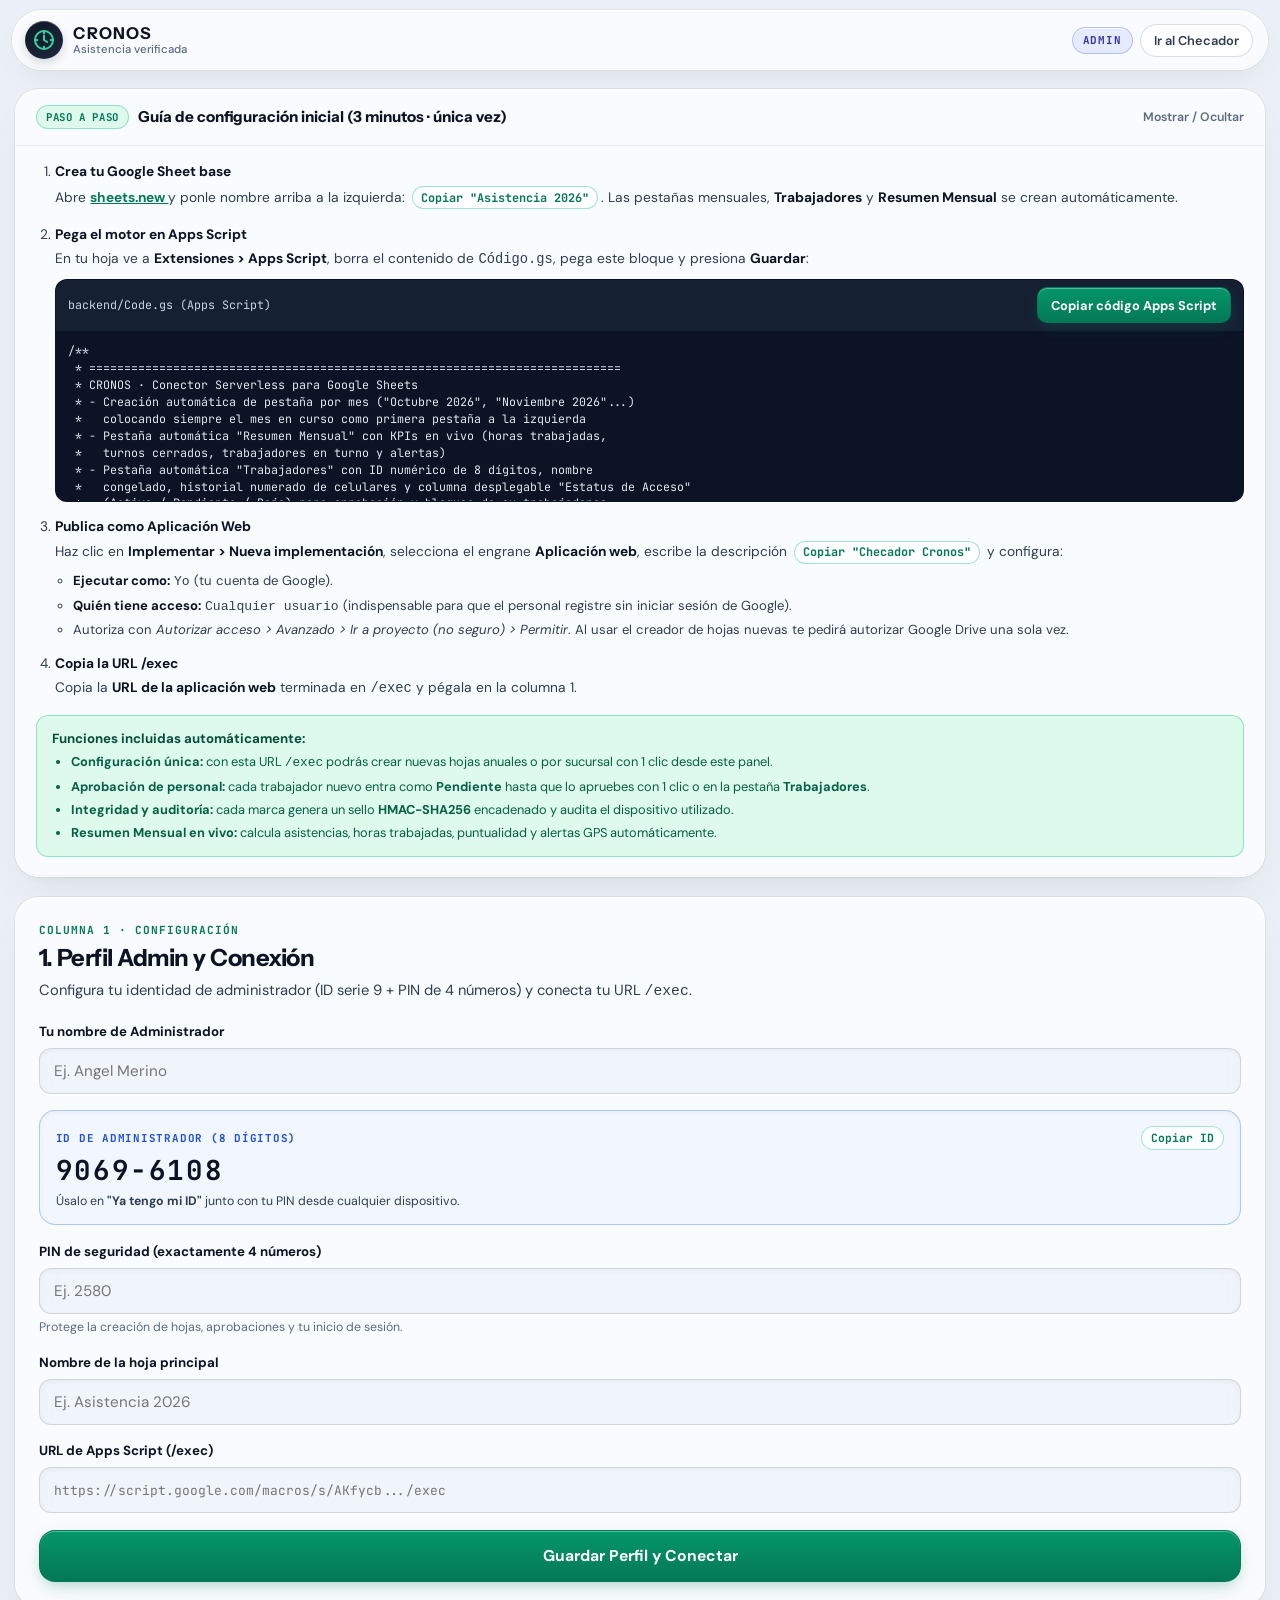
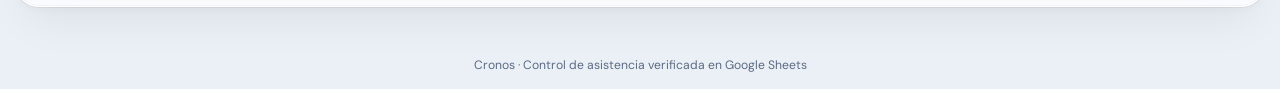
<file: admin/index.html>
<!DOCTYPE html>
<html lang="es-MX">
<head>
  <meta charset="UTF-8">
  <meta name="viewport" content="width=device-width, initial-scale=1.0">
  <title>Cronos · Panel de Administrador</title>
  <script>
    window.location.replace('../' + (window.location.search || '') + '#admin');
  </script>
  <meta http-equiv="refresh" content="0; url=../#admin">
</head>
<body>
  <p>Redirigiendo al panel de administrador de <a href="../#admin">Cronos</a>…</p>
</body>
</html>
</file>
<file: css/styles.css>
/* ==========================================================================
   CRONOS · Optical Liquid Glass & Swiss Horology Design System
   ========================================================================== */

:root {
  /* Luminous Mineral Daylight Canvas */
  --bg-canvas: #EBF0F6;
  --surface-card: rgba(255, 255, 255, 0.74);
  --surface-card-strong: rgba(255, 255, 255, 0.88);
  --surface-sunken: rgba(241, 245, 249, 0.72);
  --surface-well: rgba(236, 242, 249, 0.76);
  --surface-dark: #0B1324;

  /* Optical Glass Borders & Specular Rim Lighting */
  --border-subtle: rgba(15, 23, 42, 0.08);
  --border-strong: rgba(15, 23, 42, 0.14);
  --glass-border-outer: rgba(255, 255, 255, 0.84);
  --glass-rim: inset 0 1px 0 rgba(255, 255, 255, 0.96), inset 0 -1px 0 rgba(15, 23, 42, 0.04);
  --glass-well-shadow: inset 0 2px 5px rgba(15, 23, 42, 0.04), 0 1px 0 rgba(255, 255, 255, 0.9);
  --glass-blur: blur(28px) saturate(190%);

  /* High-Contrast Horological Ink Hierarchy */
  --ink-primary: #0B1324;
  --ink-secondary: #2E3D52;
  --ink-muted: #5B6B82;

  /* Tactile Semantic Accents */
  --action-in: #047857;
  --action-in-hover: #065F46;
  --action-in-soft: rgba(209, 250, 229, 0.72);
  --action-in-border: rgba(16, 185, 129, 0.38);

  --action-out: #1D4ED8;
  --action-out-hover: #1E40AF;
  --action-out-soft: rgba(219, 234, 254, 0.75);
  --action-out-border: rgba(59, 130, 246, 0.38);

  --amber-bg: rgba(254, 243, 199, 0.82);
  --amber-border: rgba(245, 158, 11, 0.45);
  --amber-ink: #78350F;

  --danger: #DC2626;
  --danger-soft: rgba(254, 226, 226, 0.78);
  --danger-border: rgba(239, 68, 68, 0.42);

  /* Typography */
  --font-display: 'Instrument Sans', -apple-system, BlinkMacSystemFont, 'Segoe UI', sans-serif;
  --font-sans: 'DM Sans', -apple-system, BlinkMacSystemFont, 'Segoe UI', sans-serif;
  --font-mono: 'JetBrains Mono', ui-monospace, SFMono-Regular, Menlo, Consolas, monospace;

  /* Radii & Ambient Elevation */
  --radius-sm: 12px;
  --radius-md: 16px;
  --radius-lg: 24px;
  --shadow-card:
    0 22px 48px -14px rgba(15, 23, 42, 0.08),
    0 4px 12px -2px rgba(15, 23, 42, 0.04),
    0 0 0 1px rgba(15, 23, 42, 0.06);
  --shadow-modal:
    0 32px 64px -12px rgba(11, 19, 36, 0.28),
    0 0 0 1px rgba(255, 255, 255, 0.8);
}

/* ==========================================================================
   Reset & Base
   ========================================================================== */
*,
*::before,
*::after {
  box-sizing: border-box;
}

[hidden] {
  display: none !important;
}

html {
  -webkit-text-size-adjust: 100%;
  font-family: var(--font-sans);
  color: var(--ink-primary);
  background-color: var(--bg-canvas);
}

body {
  margin: 0;
  min-height: 100vh;
  min-height: 100dvh;
  display: flex;
  flex-direction: column;
  background-color: var(--bg-canvas);
  color: var(--ink-primary);
  line-height: 1.5;
  overflow-x: hidden;
  position: relative;
  -webkit-font-smoothing: antialiased;
}

body.modal-open {
  overflow: hidden;
}

/* ==========================================================================
   Ambient Refractive Canvas (Subtle Daylight Mineral Pools)
   ========================================================================== */
.ambient-canvas {
  position: fixed;
  inset: 0;
  z-index: -1;
  pointer-events: none;
  overflow: hidden;
  background:
    radial-gradient(1100px circle at 12% 8%, rgba(186, 230, 253, 0.55), transparent 60%),
    radial-gradient(950px circle at 88% 14%, rgba(167, 243, 208, 0.38), transparent 58%),
    radial-gradient(900px circle at 50% 92%, rgba(224, 231, 255, 0.46), transparent 62%),
    linear-gradient(180deg, #F1F5F9 0%, #E6ECF5 100%);
}

.ambient-orb {
  position: absolute;
  border-radius: 50%;
  filter: blur(70px);
  opacity: 0.55;
}

.ambient-orb-1 {
  width: 440px;
  height: 440px;
  top: -120px;
  left: -90px;
  background: radial-gradient(circle, rgba(56, 189, 248, 0.24) 0%, transparent 70%);
}

.ambient-orb-2 {
  width: 420px;
  height: 420px;
  top: 18%;
  right: -110px;
  background: radial-gradient(circle, rgba(16, 185, 129, 0.2) 0%, transparent 70%);
}

.ambient-orb-3 {
  width: 520px;
  height: 520px;
  bottom: -180px;
  left: 22%;
  background: radial-gradient(circle, rgba(99, 102, 241, 0.14) 0%, transparent 70%);
}

.sr-only {
  position: absolute;
  width: 1px;
  height: 1px;
  padding: 0;
  margin: -1px;
  overflow: hidden;
  clip: rect(0, 0, 0, 0);
  white-space: nowrap;
  border: 0;
}

/* ==========================================================================
   Geometric Status Pips (Replaces Emoji Circles)
   ========================================================================== */
.status-pip {
  display: inline-block;
  width: 7px;
  height: 7px;
  border-radius: 50%;
  flex-shrink: 0;
  vertical-align: middle;
}

.status-pip.is-active {
  background-color: #059669;
  box-shadow: 0 0 0 3px rgba(5, 150, 105, 0.18);
}

.status-pip.is-pending {
  background-color: #D97706;
  box-shadow: 0 0 0 3px rgba(217, 119, 6, 0.2);
}

.status-pip.is-baja {
  background-color: #DC2626;
  box-shadow: 0 0 0 3px rgba(220, 38, 38, 0.18);
}

/* ==========================================================================
   Floating Liquid Glass Topbar Capsule
   ========================================================================== */
.topbar {
  position: sticky;
  top: 0.65rem;
  z-index: 30;
  width: calc(100% - 1.5rem);
  max-width: 1340px;
  margin: 0.65rem auto 0;
  padding-top: env(safe-area-inset-top, 0px);
  background: var(--surface-card);
  backdrop-filter: var(--glass-blur);
  -webkit-backdrop-filter: var(--glass-blur);
  border: 1px solid var(--glass-border-outer);
  border-radius: 999px;
  box-shadow:
    var(--glass-rim),
    0 12px 32px -10px rgba(15, 23, 42, 0.08),
    0 0 0 1px rgba(15, 23, 42, 0.05);
}

.topbar-inner {
  min-height: 58px;
  padding: 0.45rem 0.9rem 0.45rem 0.75rem;
  display: flex;
  align-items: center;
  justify-content: space-between;
  gap: 0.75rem;
}

.brand {
  display: inline-flex;
  align-items: center;
  gap: 0.65rem;
  text-decoration: none;
  color: var(--ink-primary);
}

.brand-mark {
  width: 38px;
  height: 38px;
  border-radius: 50%;
  background: linear-gradient(145deg, #0F172A 0%, #1E293B 100%);
  color: #34D399;
  display: inline-flex;
  align-items: center;
  justify-content: center;
  flex-shrink: 0;
  box-shadow:
    inset 0 1px 0 rgba(255, 255, 255, 0.22),
    0 4px 10px rgba(15, 23, 42, 0.16);
}

.brand-text {
  display: flex;
  flex-direction: column;
}

.brand-title {
  font-family: var(--font-display);
  font-weight: 700;
  font-size: 1.02rem;
  letter-spacing: 0.07em;
  line-height: 1.1;
}

.brand-subtitle {
  font-size: 0.71rem;
  color: var(--ink-muted);
  font-weight: 500;
  line-height: 1.15;
}

.topbar-actions {
  display: flex;
  align-items: center;
  gap: 0.45rem;
}

.mode-tag {
  font-family: var(--font-mono);
  font-size: 0.68rem;
  font-weight: 700;
  letter-spacing: 0.08em;
  padding: 0.25rem 0.62rem;
  border-radius: 999px;
  background: var(--action-in-soft);
  color: var(--action-in);
  border: 1px solid var(--action-in-border);
  box-shadow: inset 0 1px 0 rgba(255, 255, 255, 0.8);
}

.mode-tag.is-admin {
  background: rgba(224, 231, 255, 0.8);
  color: #3730A3;
  border-color: rgba(99, 102, 241, 0.35);
}

.btn-ghost-sm {
  appearance: none;
  border: 1px solid var(--border-strong);
  background: rgba(255, 255, 255, 0.72);
  color: var(--ink-secondary);
  font-family: var(--font-sans);
  font-size: 0.8rem;
  font-weight: 600;
  padding: 0.42rem 0.8rem;
  border-radius: 999px;
  cursor: pointer;
  box-shadow: inset 0 1px 0 rgba(255, 255, 255, 0.9);
  transition: background-color 0.16s ease, border-color 0.16s ease, transform 0.12s ease;
}

.btn-ghost-sm:hover {
  background: rgba(255, 255, 255, 0.95);
  border-color: rgba(15, 23, 42, 0.24);
}

.btn-worker-account {
  display: inline-flex;
  align-items: center;
  gap: 0.35rem;
  color: var(--ink-primary);
}

/* ==========================================================================
   Offline Status Strip
   ========================================================================== */
.offline-banner {
  width: calc(100% - 1.5rem);
  max-width: 1340px;
  margin: 0.55rem auto 0;
  background: var(--amber-bg);
  backdrop-filter: var(--glass-blur);
  -webkit-backdrop-filter: var(--glass-blur);
  border: 1px solid var(--amber-border);
  border-radius: 14px;
  color: var(--amber-ink);
  font-size: 0.82rem;
  font-weight: 600;
  padding: 0.55rem 1rem;
  display: flex;
  align-items: center;
  justify-content: center;
  gap: 0.5rem;
  text-align: center;
  box-shadow: var(--glass-rim);
}

.offline-dot {
  width: 8px;
  height: 8px;
  border-radius: 50%;
  background-color: #D97706;
  flex-shrink: 0;
}

/* ==========================================================================
   Main Layout Container & Liquid Glass Cards
   ========================================================================== */
.app-main {
  flex: 1;
  width: 100%;
  max-width: 480px;
  margin: 0 auto;
  padding: 1.15rem 0.95rem 2.2rem;
}

.app-main.is-wide {
  max-width: 1340px;
}

.view-section {
  width: 100%;
}

.card {
  background: var(--surface-card);
  backdrop-filter: var(--glass-blur);
  -webkit-backdrop-filter: var(--glass-blur);
  border: 1px solid var(--glass-border-outer);
  border-radius: var(--radius-lg);
  box-shadow: var(--glass-rim), var(--shadow-card);
  overflow: hidden;
}

.card-body {
  padding: 1.5rem 1.4rem;
}

.eyebrow {
  font-family: var(--font-mono);
  font-size: 0.7rem;
  font-weight: 700;
  text-transform: uppercase;
  letter-spacing: 0.09em;
  color: var(--action-in);
  margin-bottom: 0.35rem;
}

.card-title {
  font-family: var(--font-display);
  font-size: 1.48rem;
  font-weight: 700;
  letter-spacing: -0.022em;
  line-height: 1.18;
  margin: 0 0 0.45rem;
  color: var(--ink-primary);
}

.card-lead {
  font-size: 0.92rem;
  color: var(--ink-secondary);
  margin: 0 0 1.2rem;
  line-height: 1.48;
}

/* Spacing Stacks */
.stack-md {
  display: flex;
  flex-direction: column;
  gap: 1.05rem;
}

.stack-sm {
  display: flex;
  flex-direction: column;
  gap: 0.75rem;
}

.stack-xs {
  display: flex;
  flex-direction: column;
  gap: 0.55rem;
}

/* ==========================================================================
   Recessed Optical Form Controls & Buttons
   ========================================================================== */
.field-label {
  display: block;
  font-size: 0.83rem;
  font-weight: 700;
  color: var(--ink-primary);
  margin-bottom: 0.38rem;
}

.field-input {
  width: 100%;
  min-height: 46px;
  padding: 0.65rem 0.88rem;
  font-family: var(--font-sans);
  font-size: 0.95rem;
  color: var(--ink-primary);
  background: var(--surface-well);
  border: 1px solid var(--border-strong);
  border-radius: var(--radius-sm);
  box-shadow: var(--glass-well-shadow);
  transition: border-color 0.16s ease, background-color 0.16s ease, box-shadow 0.16s ease;
}

.field-input:focus {
  outline: none;
  background: rgba(255, 255, 255, 0.94);
  border-color: var(--action-in);
  box-shadow: 0 0 0 3px rgba(4, 120, 87, 0.16);
}

.field-input-lg {
  min-height: 52px;
  font-size: 1.04rem;
  font-weight: 600;
}

.field-input-mono {
  font-family: var(--font-mono);
  font-size: 0.81rem;
}

.field-hint {
  display: block;
  font-size: 0.77rem;
  color: var(--ink-muted);
  margin-top: 0.32rem;
  line-height: 1.38;
}

.input-row {
  display: flex;
  gap: 0.5rem;
}

.input-row .field-input {
  flex: 1;
  min-width: 0;
}

/* Buttons */
.btn {
  appearance: none;
  display: inline-flex;
  align-items: center;
  justify-content: center;
  gap: 0.55rem;
  font-family: var(--font-sans);
  font-size: 0.93rem;
  font-weight: 700;
  line-height: 1.2;
  padding: 0.72rem 1.1rem;
  min-height: 46px;
  border-radius: var(--radius-sm);
  border: 1px solid transparent;
  cursor: pointer;
  text-decoration: none;
  transition: transform 0.12s cubic-bezier(0.22, 1, 0.36, 1), background-color 0.16s ease, border-color 0.16s ease, box-shadow 0.16s ease;
  user-select: none;
  -webkit-tap-highlight-color: transparent;
}

.btn:active:not(:disabled) {
  transform: scale(0.985);
}

.btn:disabled {
  opacity: 0.58;
  cursor: not-allowed;
}

.btn-lg {
  width: 100%;
  min-height: 52px;
  font-size: 0.98rem;
  border-radius: var(--radius-md);
}

.btn-sm {
  min-height: 36px;
  padding: 0.42rem 0.82rem;
  font-size: 0.8rem;
  border-radius: 10px;
}

.btn-block {
  width: 100%;
}

.btn-primary {
  background: linear-gradient(180deg, #059669 0%, #047857 100%);
  color: #FFFFFF;
  border-color: rgba(4, 120, 87, 0.9);
  box-shadow:
    inset 0 1px 0 rgba(255, 255, 255, 0.32),
    0 6px 16px -4px rgba(4, 120, 87, 0.35);
}

.btn-primary:hover:not(:disabled) {
  background: linear-gradient(180deg, #047857 0%, #065F46 100%);
}

.btn-dark {
  background: linear-gradient(180deg, #1E293B 0%, #0F172A 100%);
  color: #FFFFFF;
  border-color: #0F172A;
  box-shadow:
    inset 0 1px 0 rgba(255, 255, 255, 0.2),
    0 6px 16px -4px rgba(15, 23, 42, 0.25);
}

.btn-dark:hover:not(:disabled) {
  background: #0F172A;
}

.btn-secondary {
  background: rgba(255, 255, 255, 0.82);
  color: var(--ink-primary);
  border-color: var(--border-strong);
  box-shadow: inset 0 1px 0 rgba(255, 255, 255, 0.95), 0 1px 2px rgba(15, 23, 42, 0.04);
}

.btn-secondary:hover:not(:disabled) {
  background: #FFFFFF;
  border-color: rgba(15, 23, 42, 0.24);
}

.btn-whatsapp {
  background: linear-gradient(180deg, #16A34A 0%, #15803D 100%);
  color: #FFFFFF;
  border-color: #15803D;
  box-shadow:
    inset 0 1px 0 rgba(255, 255, 255, 0.28),
    0 6px 16px -4px rgba(21, 128, 61, 0.3);
}

.btn-whatsapp:hover:not(:disabled) {
  background: #166534;
}

.btn-text-sm {
  appearance: none;
  background: none;
  border: none;
  color: var(--ink-secondary);
  font-size: 0.8rem;
  font-weight: 600;
  text-decoration: underline;
  cursor: pointer;
  padding: 0.2rem 0.4rem;
}

/* Divider */
.divider {
  display: flex;
  align-items: center;
  gap: 0.75rem;
  margin: 1.25rem 0;
  color: var(--ink-muted);
  font-size: 0.75rem;
  font-weight: 600;
  text-transform: uppercase;
  letter-spacing: 0.08em;
}

.divider::before,
.divider::after {
  content: '';
  flex: 1;
  height: 1px;
  background-color: var(--border-subtle);
}

/* Alerts */
.alert {
  padding: 0.82rem 0.95rem;
  border-radius: var(--radius-sm);
  font-size: 0.85rem;
  font-weight: 500;
  line-height: 1.45;
  margin-bottom: 0.95rem;
  backdrop-filter: blur(12px);
  -webkit-backdrop-filter: blur(12px);
}

.alert-error {
  background: var(--danger-soft);
  border: 1px solid var(--danger-border);
  color: #991B1B;
}

.alert-amber {
  background: var(--amber-bg);
  border: 1px solid var(--amber-border);
  color: var(--amber-ink);
}

.alert-success {
  background: var(--action-in-soft);
  border: 1px solid var(--action-in-border);
  color: #065F46;
}

/* ==========================================================================
   View 1: QR Camera Scanner Panel
   ========================================================================== */
.scanner-panel {
  background: var(--surface-well);
  border: 1px solid var(--border-strong);
  border-radius: var(--radius-md);
  padding: 0.9rem;
  box-shadow: var(--glass-well-shadow);
}

.scanner-header {
  display: flex;
  align-items: center;
  justify-content: space-between;
  margin-bottom: 0.65rem;
}

.scanner-badge {
  font-family: var(--font-mono);
  font-size: 0.68rem;
  font-weight: 700;
  letter-spacing: 0.06em;
  color: var(--action-in);
  background: var(--action-in-soft);
  padding: 0.2rem 0.55rem;
  border-radius: 999px;
  border: 1px solid var(--action-in-border);
}

.qr-reader-box {
  width: 100%;
  min-height: 230px;
  background-color: #0B1324;
  border-radius: var(--radius-sm);
  overflow: hidden;
  display: flex;
  align-items: center;
  justify-content: center;
}

.qr-reader-box video {
  width: 100% !important;
  height: auto !important;
  display: block;
}

.scanner-hint {
  font-size: 0.8rem;
  color: var(--ink-secondary);
  text-align: center;
  margin: 0.6rem 0;
}

.scanner-fallback-row {
  display: flex;
  justify-content: center;
}

/* ==========================================================================
   View 2: Worker Onboarding & 8-Digit ID Login
   ========================================================================== */
.company-pill-box {
  background: var(--action-in-soft);
  border: 1px solid var(--action-in-border);
  border-radius: var(--radius-md);
  padding: 0.82rem 1rem;
  margin-bottom: 1.05rem;
  display: flex;
  flex-direction: column;
  gap: 0.12rem;
  box-shadow: inset 0 1px 0 rgba(255, 255, 255, 0.75);
}

.company-pill-label {
  font-family: var(--font-mono);
  font-size: 0.68rem;
  font-weight: 700;
  text-transform: uppercase;
  letter-spacing: 0.07em;
  color: var(--action-in);
}

.company-pill-name {
  font-family: var(--font-display);
  font-size: 1.16rem;
  font-weight: 700;
  color: var(--ink-primary);
}

/* Segmented Tabs ("Soy nuevo" / "Ya tengo mi ID") */
.auth-tabs {
  display: grid;
  grid-template-columns: 1fr 1fr;
  gap: 0.32rem;
  padding: 0.28rem;
  background: var(--surface-well);
  border: 1px solid var(--border-subtle);
  border-radius: var(--radius-sm);
  margin-bottom: 1.15rem;
  box-shadow: inset 0 1px 3px rgba(15, 23, 42, 0.05);
}

.auth-tab {
  appearance: none;
  border: 1px solid transparent;
  background: transparent;
  color: var(--ink-secondary);
  font-family: var(--font-sans);
  font-size: 0.85rem;
  font-weight: 700;
  padding: 0.56rem 0.65rem;
  border-radius: 9px;
  cursor: pointer;
  transition: background-color 0.15s ease, color 0.15s ease, box-shadow 0.15s ease;
}

.auth-tab.is-active {
  background: rgba(255, 255, 255, 0.95);
  color: var(--ink-primary);
  border-color: rgba(255, 255, 255, 0.9);
  box-shadow: 0 2px 6px rgba(15, 23, 42, 0.08);
}

/* Recessed Optical 8-Digit ID Box */
.id-generated-box {
  background: var(--surface-well);
  border: 1px solid var(--action-in-border);
  border-radius: var(--radius-md);
  padding: 0.9rem 1rem;
  display: flex;
  flex-direction: column;
  gap: 0.35rem;
  box-shadow: var(--glass-well-shadow);
}

.id-generated-header {
  display: flex;
  align-items: center;
  justify-content: space-between;
  gap: 0.5rem;
}

.id-generated-kicker {
  font-family: var(--font-mono);
  font-size: 0.68rem;
  font-weight: 700;
  letter-spacing: 0.07em;
  color: var(--action-in);
}

.btn-copy-chip {
  appearance: none;
  border: 1px solid var(--action-in-border);
  background: rgba(255, 255, 255, 0.9);
  color: var(--action-in);
  font-family: var(--font-mono);
  font-size: 0.71rem;
  font-weight: 700;
  padding: 0.22rem 0.58rem;
  border-radius: 999px;
  cursor: pointer;
  box-shadow: inset 0 1px 0 #FFFFFF;
  transition: background-color 0.14s ease, border-color 0.14s ease;
}

.btn-copy-chip:hover {
  background: var(--action-in-soft);
}

.id-generated-digits {
  font-family: var(--font-mono);
  font-variant-numeric: tabular-nums;
  font-size: 1.72rem;
  font-weight: 700;
  letter-spacing: 0.06em;
  color: var(--ink-primary);
  line-height: 1.15;
}

.id-generated-hint {
  margin: 0;
  font-size: 0.77rem;
  color: var(--ink-secondary);
  line-height: 1.38;
}

.field-input-id {
  font-family: var(--font-mono);
  font-variant-numeric: tabular-nums;
  font-size: 1.45rem;
  letter-spacing: 0.08em;
  text-align: center;
}

.consent-box {
  display: flex;
  align-items: flex-start;
  gap: 0.72rem;
  padding: 0.85rem 0.92rem;
  background: var(--surface-well);
  border: 1px solid var(--border-subtle);
  border-radius: var(--radius-sm);
  cursor: pointer;
  box-shadow: var(--glass-well-shadow);
}

.consent-checkbox {
  width: 20px;
  height: 20px;
  margin-top: 0.12rem;
  accent-color: var(--action-in);
  flex-shrink: 0;
  cursor: pointer;
}

.consent-text {
  font-size: 0.81rem;
  color: var(--ink-secondary);
  line-height: 1.44;
}

/* ==========================================================================
   View 3: Daily Worker Checador
   ========================================================================== */
.checador-card {
  padding: 0;
}

.worker-strip {
  display: grid;
  grid-template-columns: 1fr 1fr;
  gap: 0.75rem;
  padding: 1.05rem 1.25rem;
  background: rgba(255, 255, 255, 0.48);
  border-bottom: 1px solid var(--border-subtle);
}

.worker-strip-info {
  display: flex;
  flex-direction: column;
  min-width: 0;
}

.worker-strip-right {
  text-align: right;
  align-items: flex-end;
}

.worker-strip-label {
  font-family: var(--font-mono);
  font-size: 0.65rem;
  font-weight: 700;
  letter-spacing: 0.08em;
  color: var(--ink-muted);
}

.worker-strip-org,
.worker-strip-name {
  font-size: 0.93rem;
  font-weight: 700;
  color: var(--ink-primary);
  white-space: nowrap;
  overflow: hidden;
  text-overflow: ellipsis;
  max-width: 100%;
}

.worker-strip-user-row {
  display: inline-flex;
  align-items: center;
  justify-content: flex-end;
  gap: 0.4rem;
  max-width: 100%;
}

.worker-strip-actions-row {
  display: inline-flex;
  align-items: center;
  justify-content: flex-end;
  flex-wrap: wrap;
  gap: 0.35rem;
  margin-top: 0.28rem;
}

.worker-id-chip {
  appearance: none;
  border: 1px solid var(--action-in-border);
  background: rgba(255, 255, 255, 0.85);
  color: var(--ink-primary);
  font-family: var(--font-mono);
  font-size: 0.69rem;
  font-weight: 700;
  padding: 0.16rem 0.46rem;
  border-radius: 999px;
  cursor: pointer;
  display: inline-flex;
  align-items: center;
  gap: 0.28rem;
  box-shadow: inset 0 1px 0 #FFFFFF;
  transition: background-color 0.14s ease, border-color 0.14s ease;
}

.worker-id-chip:hover {
  background: var(--action-in-soft);
}

.worker-id-chip-label {
  color: var(--action-in);
}

.worker-id-chip-code {
  letter-spacing: 0.03em;
}

.worker-id-chip-copy {
  font-size: 0.6rem;
  color: var(--action-in);
  background: var(--action-in-soft);
  padding: 0.05rem 0.32rem;
  border-radius: 999px;
}

.worker-Switch-pill {
  appearance: none;
  border: 1px solid var(--border-strong);
  background: rgba(255, 255, 255, 0.85);
  color: var(--ink-secondary);
  font-family: var(--font-sans);
  font-size: 0.69rem;
  font-weight: 700;
  padding: 0.16rem 0.52rem;
  border-radius: 999px;
  cursor: pointer;
  flex-shrink: 0;
  transition: background-color 0.14s ease, border-color 0.14s ease;
}

.worker-Switch-pill:hover {
  background: #FFFFFF;
  border-color: rgba(15, 23, 42, 0.25);
}

/* Horological Dial Well (Clock Strip) */
.clock-strip {
  margin: 1rem 1.25rem 0;
  padding: 1.15rem 1.1rem 1rem;
  text-align: center;
  background: var(--surface-well);
  border: 1px solid var(--border-subtle);
  border-radius: var(--radius-md);
  box-shadow: var(--glass-well-shadow);
}

.clock-label {
  font-family: var(--font-mono);
  font-size: 0.66rem;
  font-weight: 700;
  letter-spacing: 0.12em;
  color: var(--ink-muted);
}

.clock-time {
  font-family: var(--font-mono);
  font-variant-numeric: tabular-nums;
  font-size: clamp(2.15rem, 8.5vw, 2.75rem);
  font-weight: 700;
  letter-spacing: -0.03em;
  line-height: 1.1;
  margin: 0.2rem 0 0.15rem;
  color: var(--ink-primary);
}

.clock-date {
  font-size: 0.86rem;
  font-weight: 600;
  color: var(--ink-secondary);
}

.clock-note {
  margin-top: 0.42rem;
  font-size: 0.72rem;
  color: var(--ink-muted);
}

/* Tactile Liquid Glass Punch Actuators */
.punch-zone {
  padding: 1.15rem 1.25rem;
  display: flex;
  flex-direction: column;
  gap: 0.85rem;
}

.btn-punch {
  appearance: none;
  width: 100%;
  min-height: 104px;
  padding: 1.1rem 1.25rem;
  border-radius: 20px;
  border: 1px solid rgba(255, 255, 255, 0.24);
  color: #FFFFFF;
  display: flex;
  align-items: center;
  gap: 1rem;
  text-align: left;
  cursor: pointer;
  transition: transform 0.14s cubic-bezier(0.22, 1, 0.36, 1), box-shadow 0.18s ease, filter 0.18s ease, opacity 0.18s ease;
  user-select: none;
  -webkit-tap-highlight-color: transparent;
}

.btn-punch:active:not(:disabled) {
  transform: scale(0.985);
}

.btn-punch:disabled {
  opacity: 0.55;
  cursor: not-allowed;
}

.btn-punch-in {
  background: linear-gradient(135deg, #059669 0%, #047857 100%);
  box-shadow:
    inset 0 1px 0 rgba(255, 255, 255, 0.36),
    0 14px 28px -8px rgba(4, 120, 87, 0.42),
    0 2px 6px rgba(4, 120, 87, 0.2);
}

.btn-punch-in:hover:not(:disabled) {
  filter: brightness(1.04);
}

.btn-punch-out {
  background: linear-gradient(135deg, #2563EB 0%, #1D4ED8 100%);
  box-shadow:
    inset 0 1px 0 rgba(255, 255, 255, 0.36),
    0 14px 28px -8px rgba(29, 78, 216, 0.4),
    0 2px 6px rgba(29, 78, 216, 0.2);
}

.btn-punch-out:hover:not(:disabled) {
  filter: brightness(1.04);
}

.punch-icon {
  width: 52px;
  height: 52px;
  border-radius: 15px;
  background: rgba(255, 255, 255, 0.16);
  border: 1px solid rgba(255, 255, 255, 0.32);
  box-shadow: inset 0 1px 0 rgba(255, 255, 255, 0.35);
  display: inline-flex;
  align-items: center;
  justify-content: center;
  flex-shrink: 0;
}

.punch-copy {
  display: flex;
  flex-direction: column;
  gap: 0.2rem;
}

.punch-title {
  font-family: var(--font-display);
  font-size: 1.24rem;
  font-weight: 700;
  letter-spacing: 0.01em;
  line-height: 1.15;
}

.punch-sub {
  font-size: 0.81rem;
  color: rgba(255, 255, 255, 0.86);
  font-weight: 500;
}

/* Inline Status Boxes (GPS Loading & Actionable Error) */
.status-box {
  margin: 0 1.25rem 1.15rem;
  padding: 0.95rem 1rem;
  border-radius: var(--radius-md);
}

.status-loading {
  background: var(--surface-well);
  border: 1px solid var(--border-strong);
  display: flex;
  align-items: center;
  gap: 0.85rem;
}

.spinner {
  width: 22px;
  height: 22px;
  border-radius: 50%;
  border: 2.5px solid rgba(15, 23, 42, 0.15);
  border-top-color: var(--action-in);
  animation: cronos-spin 0.75s linear infinite;
  flex-shrink: 0;
}

@keyframes cronos-spin {
  to {
    transform: rotate(360deg);
  }
}

.status-box-text {
  display: flex;
  flex-direction: column;
  font-size: 0.84rem;
}

.status-box-text strong {
  color: var(--ink-primary);
}

.status-box-text span {
  color: var(--ink-secondary);
  font-size: 0.78rem;
}

.status-error {
  background: var(--danger-soft);
  border: 1px solid var(--danger-border);
  color: #7F1D1D;
}

.status-error-header {
  display: flex;
  align-items: center;
  gap: 0.5rem;
  font-size: 0.9rem;
  margin-bottom: 0.35rem;
}

.status-error-desc {
  margin: 0 0 0.6rem;
  font-size: 0.82rem;
  line-height: 1.42;
}

.status-error-steps {
  margin: 0 0 0.75rem;
  padding-left: 1.2rem;
  font-size: 0.79rem;
  line-height: 1.45;
}

.status-error-steps li + li {
  margin-top: 0.25rem;
}

/* Last Check-in Footer */
.last-checkin-bar {
  padding: 0.82rem 1.25rem;
  background: rgba(255, 255, 255, 0.46);
  border-top: 1px solid var(--border-subtle);
  display: flex;
  align-items: center;
  justify-content: space-between;
  flex-wrap: wrap;
  gap: 0.4rem;
  font-size: 0.79rem;
}

.last-checkin-label {
  color: var(--ink-muted);
  font-weight: 500;
}

.last-checkin-value {
  font-family: var(--font-mono);
  font-weight: 600;
  color: var(--ink-primary);
  display: inline-flex;
  align-items: center;
  gap: 0.38rem;
}

.badge-type {
  font-size: 0.66rem;
  font-weight: 700;
  padding: 0.14rem 0.44rem;
  border-radius: 6px;
  text-transform: uppercase;
}

.badge-type.is-in {
  background: var(--action-in-soft);
  color: var(--action-in);
  border: 1px solid var(--action-in-border);
}

.badge-type.is-out {
  background: var(--action-out-soft);
  color: var(--action-out);
  border: 1px solid var(--action-out-border);
}

/* ==========================================================================
   Contextual PWA Install Banner
   ========================================================================== */
.pwa-banner {
  margin-top: 0.95rem;
  background: var(--surface-card);
  backdrop-filter: var(--glass-blur);
  -webkit-backdrop-filter: var(--glass-blur);
  border: 1px solid var(--glass-border-outer);
  border-radius: var(--radius-md);
  padding: 0.85rem 1rem;
  box-shadow: var(--glass-rim), var(--shadow-card);
}

.pwa-banner-inner {
  display: flex;
  align-items: center;
  justify-content: space-between;
  gap: 0.75rem;
}

.pwa-banner-copy {
  display: flex;
  flex-direction: column;
  gap: 0.15rem;
  font-size: 0.8rem;
  color: var(--ink-secondary);
}

.pwa-banner-copy strong {
  color: var(--ink-primary);
  font-size: 0.85rem;
}

.pwa-banner-btns {
  display: flex;
  align-items: center;
  gap: 0.35rem;
  flex-shrink: 0;
}

.btn-icon-close {
  appearance: none;
  border: none;
  background: transparent;
  color: var(--ink-muted);
  font-size: 0.95rem;
  padding: 0.35rem;
  cursor: pointer;
}

.inline-ios-icon {
  vertical-align: -2px;
  margin: 0 2px;
}

/* ==========================================================================
   View 4: Administrator Panel (/admin) — 3-Column Liquid Glass Workspace
   ========================================================================== */
.setup-guide {
  background: var(--surface-card);
  backdrop-filter: var(--glass-blur);
  -webkit-backdrop-filter: var(--glass-blur);
  border: 1px solid var(--glass-border-outer);
  border-radius: var(--radius-lg);
  margin-bottom: 1.25rem;
  box-shadow: var(--glass-rim), var(--shadow-card);
  overflow: hidden;
}

.setup-guide-summary {
  list-style: none;
  padding: 0.95rem 1.25rem;
  display: flex;
  align-items: center;
  justify-content: space-between;
  gap: 0.75rem;
  cursor: pointer;
  user-select: none;
}

.setup-guide-summary::-webkit-details-marker {
  display: none;
}

.setup-guide-title-wrap {
  display: flex;
  align-items: center;
  flex-wrap: wrap;
  gap: 0.6rem;
}

.setup-badge {
  font-family: var(--font-mono);
  font-size: 0.67rem;
  font-weight: 700;
  letter-spacing: 0.06em;
  background: var(--action-in-soft);
  color: var(--action-in);
  border: 1px solid var(--action-in-border);
  padding: 0.2rem 0.55rem;
  border-radius: 999px;
}

.setup-guide-title {
  font-family: var(--font-display);
  font-weight: 700;
  font-size: 0.95rem;
  color: var(--ink-primary);
}

.setup-guide-toggle {
  font-size: 0.77rem;
  font-weight: 600;
  color: var(--ink-muted);
  flex-shrink: 0;
}

.setup-guide-body {
  padding: 0 1.25rem 1.2rem;
  border-top: 1px solid var(--border-subtle);
}

.setup-steps-list {
  margin: 0.95rem 0 0;
  padding-left: 1.2rem;
  display: flex;
  flex-direction: column;
  gap: 0.85rem;
  font-size: 0.86rem;
  color: var(--ink-secondary);
}

.setup-steps-list li strong {
  color: var(--ink-primary);
}

.setup-steps-list p {
  margin: 0.2rem 0 0;
}

.setup-sublist {
  margin: 0.38rem 0 0;
  padding-left: 1.1rem;
  display: flex;
  flex-direction: column;
  gap: 0.22rem;
  font-size: 0.82rem;
}

.setup-guide-footer-note {
  margin-top: 0.95rem;
  padding: 0.8rem 0.95rem;
  border-radius: var(--radius-sm);
  background: var(--action-in-soft);
  border: 1px solid var(--action-in-border);
  color: #065F46;
  font-size: 0.8rem;
  line-height: 1.45;
}

.guide-summary-heading {
  display: block;
  margin-bottom: 0.35rem;
  font-size: 0.83rem;
  color: #064E3B;
}

.guide-summary-list {
  margin: 0;
  padding-left: 1.15rem;
  display: flex;
  flex-direction: column;
  gap: 0.3rem;
}

.copy-inline-chip {
  appearance: none;
  display: inline-flex;
  align-items: center;
  gap: 0.25rem;
  margin: 0.1rem 0.15rem;
  padding: 0.15rem 0.52rem;
  border-radius: 999px;
  border: 1px solid var(--action-in-border);
  background: rgba(255, 255, 255, 0.9);
  color: var(--action-in);
  font-family: var(--font-mono);
  font-size: 0.74rem;
  font-weight: 700;
  cursor: pointer;
  vertical-align: baseline;
  transition: background-color 0.15s ease, color 0.15s ease;
}

.copy-inline-chip:hover {
  background: #FFFFFF;
}

.copy-inline-chip.is-copied {
  background: var(--action-in);
  color: #FFFFFF;
}

.text-link {
  color: var(--action-in);
  font-weight: 700;
}

.code-box-wrapper {
  margin-top: 0.5rem;
  border: 1px solid rgba(15, 23, 42, 0.2);
  border-radius: var(--radius-sm);
  overflow: hidden;
  background-color: #0B1324;
}

.code-box-toolbar {
  padding: 0.48rem 0.75rem;
  background-color: #162033;
  color: #CBD5E1;
  font-family: var(--font-mono);
  font-size: 0.73rem;
  display: flex;
  align-items: center;
  justify-content: space-between;
  gap: 0.5rem;
}

.code-box-pre {
  margin: 0;
  padding: 0.75rem;
  max-height: 170px;
  overflow: auto;
  font-family: var(--font-mono);
  font-size: 0.73rem;
  line-height: 1.45;
  color: #E2E8F0;
  white-space: pre;
}

/* 3-Column Admin Grid */
.admin-grid {
  display: grid;
  grid-template-columns: 1fr;
  gap: 1.15rem;
  align-items: start;
}

@media (min-width: 820px) {
  .admin-grid.has-output {
    grid-template-columns: 1fr 1fr;
  }
}

@media (min-width: 1060px) {
  .admin-grid.has-output {
    grid-template-columns: minmax(310px, 1fr) minmax(335px, 1.08fr) minmax(320px, 1fr);
  }
}

/* Printable QR Poster Card */
.poster-card {
  border: 1.5px solid var(--ink-primary);
  border-radius: var(--radius-md);
  padding: 1.3rem 1.15rem;
  text-align: center;
  background: #FFFFFF;
  margin-bottom: 1.05rem;
  box-shadow: 0 8px 20px -6px rgba(15, 23, 42, 0.08);
}

.poster-kicker {
  font-family: var(--font-mono);
  font-size: 0.68rem;
  font-weight: 700;
  letter-spacing: 0.1em;
  color: var(--action-in);
  margin-bottom: 0.22rem;
}

.poster-org {
  font-family: var(--font-display);
  font-size: 1.45rem;
  font-weight: 700;
  margin: 0 0 0.85rem;
  color: var(--ink-primary);
  word-break: break-word;
}

.poster-qr-frame {
  display: inline-flex;
  padding: 0.65rem;
  background: #FFFFFF;
  border: 1px solid var(--border-strong);
  border-radius: var(--radius-sm);
  margin-bottom: 0.85rem;
}

.poster-qr-frame canvas {
  width: 216px;
  height: 216px;
  max-width: 100%;
  height: auto;
  display: block;
}

.poster-steps {
  margin: 0;
  padding-left: 1.2rem;
  text-align: left;
  font-size: 0.82rem;
  color: var(--ink-secondary);
  display: flex;
  flex-direction: column;
  gap: 0.28rem;
}

.btn-grid-2 {
  display: grid;
  grid-template-columns: 1fr 1fr;
  gap: 0.55rem;
}

.admin-test-zone {
  padding-top: 0.65rem;
  border-top: 1px solid var(--border-subtle);
  display: flex;
  flex-direction: column;
  gap: 0.55rem;
}

/* Admin Session Summary & Checador Shortcut Bar */
.admin-checador-bar {
  margin-bottom: 0.9rem;
  padding: 0.82rem 1rem;
  border-radius: var(--radius-md);
  background: var(--surface-card);
  backdrop-filter: var(--glass-blur);
  -webkit-backdrop-filter: var(--glass-blur);
  border: 1px solid var(--glass-border-outer);
  box-shadow: var(--glass-rim), var(--shadow-card);
  display: flex;
  flex-direction: column;
  gap: 0.58rem;
}

.admin-checador-bar-top {
  display: flex;
  align-items: center;
  justify-content: space-between;
  gap: 0.75rem;
}

.admin-checador-bar-info {
  display: flex;
  flex-direction: column;
  gap: 0.1rem;
}

.admin-checador-kicker {
  font-family: var(--font-mono);
  font-size: 0.66rem;
  font-weight: 700;
  letter-spacing: 0.08em;
  color: #3730A3;
}

.admin-checador-sub {
  font-size: 0.77rem;
  color: var(--ink-secondary);
  font-weight: 600;
}

.admin-checador-sheet-row {
  display: flex;
  align-items: center;
  justify-content: space-between;
  gap: 0.55rem;
  padding-top: 0.52rem;
  border-top: 1px solid var(--border-subtle);
}

.admin-checador-sheet-label {
  font-size: 0.76rem;
  font-weight: 700;
  color: var(--ink-secondary);
  white-space: nowrap;
}

.admin-checador-sheet-select {
  flex: 1;
  min-width: 0;
  padding: 0.35rem 0.6rem;
  border-radius: 8px;
  border: 1px solid var(--border-strong);
  background: rgba(255, 255, 255, 0.9);
  color: var(--ink-primary);
  font-family: var(--font-sans);
  font-size: 0.79rem;
  font-weight: 700;
}

.admin-source-sheet-box {
  padding: 0.65rem 0.75rem;
  margin-bottom: 0.65rem;
  border-radius: var(--radius-sm);
  background: var(--surface-well);
  border: 1px solid var(--border-subtle);
}

.admin-session-summary {
  margin-bottom: 1.05rem;
  padding: 0.85rem 0.95rem;
  border-radius: var(--radius-md);
  background: var(--action-in-soft);
  border: 1px solid var(--action-in-border);
  display: flex;
  flex-direction: column;
  gap: 0.6rem;
  box-shadow: inset 0 1px 0 rgba(255, 255, 255, 0.75);
}

.admin-session-summary-top {
  display: flex;
  align-items: center;
  justify-content: space-between;
  gap: 0.65rem;
  flex-wrap: wrap;
}

.admin-session-kicker {
  display: block;
  font-family: var(--font-mono);
  font-size: 0.64rem;
  font-weight: 700;
  letter-spacing: 0.08em;
  color: var(--action-in);
}

.admin-session-name {
  font-family: var(--font-display);
  font-size: 1rem;
  font-weight: 700;
  color: var(--ink-primary);
}

.admin-session-id-wrap {
  display: flex;
  flex-direction: column;
  align-items: flex-end;
  background: rgba(255, 255, 255, 0.9);
  padding: 0.24rem 0.58rem;
  border-radius: 8px;
  border: 1px solid var(--action-in-border);
}

.admin-session-id-label {
  font-family: var(--font-mono);
  font-size: 0.58rem;
  font-weight: 700;
  color: var(--ink-muted);
}

.admin-session-id-code {
  font-family: var(--font-mono);
  font-size: 0.86rem;
  font-weight: 700;
  color: var(--ink-primary);
}

.admin-session-summary-actions {
  display: flex;
  flex-wrap: wrap;
  gap: 0.45rem;
}

.id-generated-box.is-admin-id-box {
  border-color: rgba(59, 130, 246, 0.4);
  background: rgba(239, 246, 255, 0.72);
}

.id-generated-box.is-admin-id-box .id-generated-kicker {
  color: #1D4ED8;
}

/* Admin Sheets Catalog & 1-Click Creator */
.admin-sheets-header {
  display: flex;
  align-items: center;
  justify-content: space-between;
  gap: 0.5rem;
  margin-bottom: 0.25rem;
}

.admin-sheets-list {
  display: flex;
  flex-direction: column;
  gap: 0.48rem;
  margin-bottom: 1.1rem;
}

.admin-sheet-item {
  display: flex;
  align-items: center;
  justify-content: space-between;
  gap: 0.6rem;
  padding: 0.65rem 0.8rem;
  border-radius: var(--radius-sm);
  border: 1px solid var(--border-subtle);
  background: var(--surface-well);
  transition: border-color 0.15s ease, background-color 0.15s ease;
}

.admin-sheet-item.is-active {
  border-color: var(--action-in-border);
  background: var(--action-in-soft);
}

.admin-sheet-select-btn {
  appearance: none;
  border: none;
  background: transparent;
  padding: 0;
  text-align: left;
  cursor: pointer;
  flex: 1;
  min-width: 0;
  display: flex;
  flex-direction: column;
  gap: 0.14rem;
}

.admin-sheet-name {
  font-size: 0.87rem;
  font-weight: 700;
  color: var(--ink-primary);
  display: inline-flex;
  align-items: center;
  gap: 0.42rem;
  white-space: nowrap;
  overflow: hidden;
  text-overflow: ellipsis;
}

.admin-sheet-meta {
  font-family: var(--font-mono);
  font-size: 0.68rem;
  color: var(--ink-muted);
}

.admin-sheet-open-link {
  font-family: var(--font-mono);
  font-size: 0.71rem;
  font-weight: 700;
  color: var(--action-in);
  text-decoration: none;
  padding: 0.26rem 0.55rem;
  border-radius: 8px;
  background: rgba(255, 255, 255, 0.9);
  border: 1px solid var(--action-in-border);
  flex-shrink: 0;
}

.admin-sheet-open-link:hover {
  background: #FFFFFF;
}

.admin-new-sheet-box {
  padding-top: 0.95rem;
  border-top: 1px solid var(--border-subtle);
}

.admin-new-sheet-title {
  font-family: var(--font-display);
  font-size: 0.96rem;
  font-weight: 700;
  margin: 0 0 0.2rem;
  color: var(--ink-primary);
}

.admin-new-sheet-desc {
  font-size: 0.79rem;
  color: var(--ink-secondary);
  margin: 0 0 0.75rem;
  line-height: 1.4;
}

.admin-checkbox-row {
  display: flex;
  align-items: flex-start;
  gap: 0.6rem;
  padding: 0.65rem 0.75rem;
  margin-bottom: 0.7rem;
  border-radius: var(--radius-sm);
  border: 1px solid var(--border-subtle);
  background: var(--surface-well);
  cursor: pointer;
}

.admin-checkbox-input {
  width: 18px;
  height: 18px;
  margin-top: 0.12rem;
  accent-color: var(--action-in);
  flex-shrink: 0;
  cursor: pointer;
}

.admin-checkbox-copy {
  display: flex;
  flex-direction: column;
  gap: 0.12rem;
  font-size: 0.77rem;
  color: var(--ink-muted);
  line-height: 1.36;
}

.admin-checkbox-copy strong {
  color: var(--ink-primary);
  font-size: 0.82rem;
}

/* ==========================================================================
   Liquid Glass Modals (Receipt Confirmation, Duplicate Check, Account Menu)
   ========================================================================== */
.modal-backdrop {
  position: fixed;
  inset: 0;
  z-index: 60;
  background: rgba(11, 19, 36, 0.56);
  backdrop-filter: blur(10px) saturate(140%);
  -webkit-backdrop-filter: blur(10px) saturate(140%);
  display: flex;
  flex-direction: column;
  overflow-y: auto;
  overscroll-behavior: contain;
  -webkit-overflow-scrolling: touch;
  padding: max(0.9rem, env(safe-area-inset-top, 0px)) 0.85rem max(1.1rem, env(safe-area-inset-bottom, 0px));
}

.modal-card {
  width: 100%;
  max-width: 430px;
  margin: auto;
  flex-shrink: 0;
  background: var(--surface-card-strong);
  backdrop-filter: var(--glass-blur);
  -webkit-backdrop-filter: var(--glass-blur);
  border: 1px solid var(--glass-border-outer);
  border-radius: var(--radius-lg);
  box-shadow: var(--glass-rim), var(--shadow-modal);
  overflow: hidden;
  animation: modal-pop 0.18s cubic-bezier(0.16, 1, 0.3, 1);
}

@keyframes modal-pop {
  from {
    opacity: 0;
    transform: scale(0.96) translateY(8px);
  }
  to {
    opacity: 1;
    transform: scale(1) translateY(0);
  }
}

.receipt-banner {
  padding: 1.35rem 1.3rem 1.15rem;
  text-align: center;
  color: #FFFFFF;
  background: linear-gradient(135deg, #059669 0%, #047857 100%);
  box-shadow: inset 0 1px 0 rgba(255, 255, 255, 0.3);
}

.receipt-banner.is-out {
  background: linear-gradient(135deg, #2563EB 0%, #1D4ED8 100%);
}

.receipt-stamp {
  display: inline-flex;
  align-items: center;
  gap: 0.4rem;
  font-family: var(--font-mono);
  font-size: 0.73rem;
  font-weight: 700;
  letter-spacing: 0.09em;
  text-transform: uppercase;
  padding: 0.26rem 0.68rem;
  border-radius: 999px;
  background: rgba(255, 255, 255, 0.18);
  border: 1px solid rgba(255, 255, 255, 0.34);
  margin-bottom: 0.6rem;
}

.receipt-time-big {
  font-family: var(--font-mono);
  font-variant-numeric: tabular-nums;
  font-size: 2.4rem;
  font-weight: 700;
  line-height: 1.05;
  margin: 0.15rem 0 0.4rem;
}

.receipt-headline {
  margin: 0;
  font-size: 0.95rem;
  font-weight: 600;
  color: rgba(255, 255, 255, 0.94);
}

.receipt-details {
  padding: 1.1rem 1.3rem;
  background: var(--surface-well);
  border-bottom: 1px solid var(--border-subtle);
  display: flex;
  flex-direction: column;
  gap: 0.52rem;
  font-size: 0.85rem;
}

.receipt-row {
  display: flex;
  justify-content: space-between;
  gap: 0.75rem;
}

.receipt-row-label {
  color: var(--ink-muted);
  font-weight: 500;
}

.receipt-row-val {
  font-weight: 700;
  color: var(--ink-primary);
  text-align: right;
  font-family: var(--font-mono);
  font-size: 0.82rem;
}

#success-seal {
  font-size: 0.72rem;
  letter-spacing: -0.02em;
  word-break: break-all;
}

.modal-footer {
  padding: 1.05rem 1.3rem;
  display: flex;
  flex-direction: column;
  gap: 0.6rem;
}

/* Account Switcher Option Cards */
.option-card-btn {
  appearance: none;
  width: 100%;
  text-align: left;
  padding: 0.85rem 0.95rem;
  border-radius: var(--radius-md);
  border: 1px solid var(--border-strong);
  background: rgba(255, 255, 255, 0.84);
  cursor: pointer;
  display: flex;
  flex-direction: column;
  gap: 0.22rem;
  box-shadow: inset 0 1px 0 #FFFFFF;
  transition: border-color 0.15s ease, background-color 0.15s ease;
  -webkit-tap-highlight-color: transparent;
}

.option-card-btn:hover {
  background: #FFFFFF;
  border-color: rgba(15, 23, 42, 0.24);
}

.option-card-btn.is-featured {
  border-color: var(--action-in-border);
  background: var(--action-in-soft);
}

.option-card-btn.is-danger {
  border-color: var(--danger-border);
  background: var(--danger-soft);
}

.option-card-btn.is-armed {
  border-color: var(--danger);
  background: #FEE2E2;
}

.option-card-head {
  display: flex;
  align-items: center;
  justify-content: space-between;
  gap: 0.5rem;
  flex-wrap: wrap;
}

.option-card-title {
  font-weight: 700;
  font-size: 0.93rem;
  color: var(--ink-primary);
}

.option-card-btn.is-featured .option-card-title {
  color: var(--action-in);
}

.option-card-btn.is-danger .option-card-title,
.option-card-btn.is-armed .option-card-title {
  color: #991B1B;
}

.option-pill {
  font-family: var(--font-mono);
  font-size: 0.65rem;
  font-weight: 700;
  letter-spacing: 0.05em;
  text-transform: uppercase;
  padding: 0.14rem 0.45rem;
  border-radius: 999px;
  background: rgba(255, 255, 255, 0.92);
  color: var(--action-in);
  border: 1px solid var(--action-in-border);
}

.option-pill.is-neutral {
  color: var(--ink-secondary);
  border-color: var(--border-strong);
  background: var(--surface-well);
}

.option-pill.is-danger-pill {
  color: #991B1B;
  border-color: var(--danger-border);
  background: rgba(255, 255, 255, 0.92);
}

.option-card-desc {
  font-size: 0.8rem;
  color: var(--ink-muted);
  line-height: 1.4;
}

.option-card-btn.is-danger .option-card-desc {
  color: #7F1D1D;
}

/* Worker 8-Digit ID Showcase Box */
.id-showcase-box {
  background: var(--surface-well);
  border: 1px solid var(--action-in-border);
  border-radius: var(--radius-md);
  padding: 1.05rem 1rem;
  text-align: center;
  display: flex;
  flex-direction: column;
  align-items: center;
  gap: 0.42rem;
  box-shadow: var(--glass-well-shadow);
}

.id-showcase-label {
  font-family: var(--font-mono);
  font-size: 0.69rem;
  font-weight: 700;
  letter-spacing: 0.08em;
  color: var(--action-in);
}

.id-showcase-digits {
  font-family: var(--font-mono);
  font-variant-numeric: tabular-nums;
  font-size: 2rem;
  font-weight: 700;
  letter-spacing: 0.06em;
  color: var(--ink-primary);
  line-height: 1.1;
}

@media (max-width: 420px) {
  .topbar {
    border-radius: 20px;
  }

  .app-main {
    padding: 0.85rem 0.75rem 1.6rem;
  }

  .card-body,
  .punch-zone {
    padding: 1.05rem;
  }

  .btn-punch {
    min-height: 96px;
    padding: 0.95rem 1rem;
  }

  .punch-title {
    font-size: 1.14rem;
  }
}

/* Toast Notification */
.toast {
  position: fixed;
  bottom: calc(1.25rem + env(safe-area-inset-bottom, 0px));
  left: 50%;
  transform: translateX(-50%);
  z-index: 80;
  width: max-content;
  max-width: calc(100vw - 2rem);
  background: rgba(11, 19, 36, 0.9);
  backdrop-filter: blur(18px) saturate(160%);
  -webkit-backdrop-filter: blur(18px) saturate(160%);
  color: #FFFFFF;
  padding: 0.68rem 1.15rem;
  border-radius: 999px;
  font-size: 0.84rem;
  font-weight: 600;
  line-height: 1.35;
  text-align: center;
  box-shadow:
    inset 0 1px 0 rgba(255, 255, 255, 0.18),
    0 12px 28px rgba(11, 19, 36, 0.28);
  border: 1px solid rgba(255, 255, 255, 0.14);
  white-space: normal;
  overflow-wrap: break-word;
  pointer-events: none;
}

/* ==========================================================================
   Offline Queue Banner, Worker Status Gates, Smart Buttons, History & Kiosk
   ========================================================================== */

/* Offline Queue Banner */
.offline-queue-banner {
  margin: 0.9rem 1.25rem 0;
  padding: 0.78rem 0.92rem;
  border-radius: var(--radius-md);
  background: var(--amber-bg);
  border: 1px solid var(--amber-border);
  display: flex;
  align-items: center;
  justify-content: space-between;
  gap: 0.75rem;
}

.offline-queue-info {
  display: flex;
  align-items: center;
  gap: 0.65rem;
  min-width: 0;
}

.offline-queue-badge {
  width: 26px;
  height: 26px;
  border-radius: 50%;
  background-color: #D97706;
  color: #FFFFFF;
  font-family: var(--font-mono);
  font-size: 0.78rem;
  font-weight: 700;
  display: inline-flex;
  align-items: center;
  justify-content: center;
  flex-shrink: 0;
}

.offline-queue-title {
  display: block;
  font-size: 0.83rem;
  font-weight: 700;
  color: #92400E;
  line-height: 1.25;
}

.offline-queue-sub {
  margin: 0.1rem 0 0;
  font-size: 0.74rem;
  color: #78350F;
  line-height: 1.3;
}

/* Worker Account Status Gates (Pending Approval / Blocked Ex-Worker) */
.worker-status-gate {
  margin: 1.1rem 1.25rem;
  padding: 1.2rem 1.1rem;
  border-radius: var(--radius-md);
  text-align: center;
}

.worker-status-gate.is-pending {
  background: var(--amber-bg);
  border: 1px solid var(--amber-border);
}

.worker-status-gate.is-blocked {
  background: var(--danger-soft);
  border: 1px solid var(--danger-border);
}

.worker-status-gate-pill {
  display: inline-flex;
  align-items: center;
  gap: 0.42rem;
  font-family: var(--font-mono);
  font-size: 0.71rem;
  font-weight: 700;
  padding: 0.24rem 0.65rem;
  border-radius: 999px;
  background: rgba(255, 255, 255, 0.85);
  color: #92400E;
  border: 1px solid var(--amber-border);
  margin-bottom: 0.6rem;
}

.worker-status-gate-pill.is-danger {
  background: rgba(255, 255, 255, 0.85);
  color: #991B1B;
  border-color: var(--danger-border);
}

.worker-status-gate-title {
  margin: 0 0 0.4rem;
  font-family: var(--font-display);
  font-size: 1.14rem;
  font-weight: 700;
  color: var(--ink-primary);
}

.worker-status-gate-desc {
  margin: 0 0 0.95rem;
  font-size: 0.84rem;
  line-height: 1.46;
  color: var(--ink-secondary);
}

.worker-status-gate.is-blocked .worker-status-gate-desc {
  margin-bottom: 0;
  color: #7F1D1D;
}

/* Smart Shift Banner & Suggested Button State */
.smart-shift-banner {
  display: flex;
  align-items: center;
  gap: 0.55rem;
  padding: 0.52rem 0.8rem;
  border-radius: 12px;
  background: var(--surface-well);
  border: 1px solid var(--border-subtle);
  font-size: 0.8rem;
  color: var(--ink-secondary);
}

.smart-shift-banner.is-in-shift {
  background: var(--action-out-soft);
  border-color: var(--action-out-border);
  color: #1E3A8A;
}

.smart-shift-dot {
  width: 8px;
  height: 8px;
  border-radius: 50%;
  background-color: var(--action-in);
  box-shadow: 0 0 0 3px rgba(4, 120, 87, 0.16);
  flex-shrink: 0;
}

.smart-shift-banner.is-in-shift .smart-shift-dot {
  background-color: var(--action-out);
  box-shadow: 0 0 0 3px rgba(29, 78, 216, 0.16);
}

.punch-title-row {
  display: flex;
  align-items: center;
  flex-wrap: wrap;
  gap: 0.5rem;
}

.punch-suggest-tag {
  font-family: var(--font-mono);
  font-size: 0.65rem;
  font-weight: 700;
  text-transform: uppercase;
  letter-spacing: 0.06em;
  background: rgba(255, 255, 255, 0.22);
  color: #FFFFFF;
  border: 1px solid rgba(255, 255, 255, 0.42);
  padding: 0.13rem 0.48rem;
  border-radius: 999px;
}

.btn-punch.is-secondary-action:not(:disabled) {
  opacity: 0.86;
}

.btn-punch.is-secondary-action:hover:not(:disabled) {
  opacity: 1;
}

/* Mini-Historial Local (Last 5 Punches) */
.worker-history-box {
  margin: 0 1.25rem 1.05rem;
  border: 1px solid var(--border-subtle);
  border-radius: var(--radius-md);
  background: var(--surface-well);
  overflow: hidden;
  box-shadow: var(--glass-well-shadow);
}

.worker-history-header {
  padding: 0.55rem 0.85rem;
  background: rgba(226, 232, 240, 0.65);
  display: flex;
  align-items: center;
  justify-content: space-between;
  gap: 0.5rem;
}

.worker-history-title {
  font-family: var(--font-mono);
  font-size: 0.69rem;
  font-weight: 700;
  text-transform: uppercase;
  letter-spacing: 0.06em;
  color: var(--ink-secondary);
}

.worker-history-badge {
  font-family: var(--font-mono);
  font-size: 0.68rem;
  font-weight: 700;
  padding: 0.1rem 0.45rem;
  border-radius: 999px;
  background: rgba(255, 255, 255, 0.85);
  color: var(--ink-primary);
}

.worker-history-list {
  display: flex;
  flex-direction: column;
}

.worker-history-item {
  padding: 0.62rem 0.85rem;
  display: flex;
  align-items: center;
  justify-content: space-between;
  gap: 0.65rem;
  border-top: 1px solid var(--border-subtle);
  background: rgba(255, 255, 255, 0.66);
}

.worker-history-item:first-child {
  border-top: none;
}

.worker-history-left {
  display: flex;
  flex-direction: column;
  gap: 0.14rem;
  min-width: 0;
}

.worker-history-top {
  display: flex;
  align-items: center;
  gap: 0.45rem;
  flex-wrap: wrap;
}

.worker-history-type {
  font-family: var(--font-mono);
  font-size: 0.66rem;
  font-weight: 700;
  padding: 0.12rem 0.42rem;
  border-radius: 6px;
}

.worker-history-type.is-in {
  background: var(--action-in-soft);
  color: #065F46;
}

.worker-history-type.is-out {
  background: var(--action-out-soft);
  color: #1E40AF;
}

.worker-history-type.is-queued {
  background: var(--amber-bg);
  color: #92400E;
}

.worker-history-time {
  font-family: var(--font-mono);
  font-size: 0.78rem;
  font-weight: 700;
  color: var(--ink-primary);
}

.worker-history-meta {
  font-family: var(--font-mono);
  font-size: 0.68rem;
  color: var(--ink-muted);
  white-space: nowrap;
  overflow: hidden;
  text-overflow: ellipsis;
}

/* Admin 1-Click Worker Approvals & Deactivation Box */
.admin-workers-box {
  margin-top: 1.05rem;
  padding-top: 1rem;
  border-top: 1px solid var(--border-subtle);
}

.admin-workers-header {
  display: flex;
  align-items: flex-start;
  justify-content: space-between;
  gap: 0.65rem;
  margin-bottom: 0.6rem;
}

.admin-workers-stats {
  display: flex;
  flex-wrap: wrap;
  gap: 0.38rem;
  margin-bottom: 0.65rem;
}

.admin-worker-stat-pill {
  display: inline-flex;
  align-items: center;
  gap: 0.38rem;
  font-family: var(--font-mono);
  font-size: 0.69rem;
  font-weight: 700;
  padding: 0.2rem 0.52rem;
  border-radius: 999px;
  border: 1px solid var(--border-subtle);
  background: rgba(255, 255, 255, 0.8);
  color: var(--ink-secondary);
}

.admin-worker-stat-pill.is-pending {
  background: var(--amber-bg);
  border-color: var(--amber-border);
  color: #92400E;
}

.admin-worker-stat-pill.is-active {
  background: var(--action-in-soft);
  border-color: var(--action-in-border);
  color: #065F46;
}

.admin-worker-stat-pill.is-baja {
  background: var(--danger-soft);
  border-color: var(--danger-border);
  color: #991B1B;
}

.admin-workers-list {
  display: flex;
  flex-direction: column;
  gap: 0.48rem;
  max-height: 290px;
  overflow-y: auto;
  padding-right: 0.15rem;
}

.admin-worker-item {
  padding: 0.62rem 0.75rem;
  border-radius: 12px;
  border: 1px solid var(--border-subtle);
  background: rgba(255, 255, 255, 0.8);
  display: flex;
  flex-direction: column;
  gap: 0.42rem;
}

.admin-worker-item.is-pending {
  border-color: var(--amber-border);
  background: rgba(255, 251, 235, 0.85);
}

.admin-worker-item.is-baja {
  border-color: var(--danger-border);
  background: rgba(254, 242, 242, 0.85);
}

.admin-worker-top {
  display: flex;
  align-items: center;
  justify-content: space-between;
  gap: 0.5rem;
}

.admin-worker-name {
  font-size: 0.85rem;
  font-weight: 700;
  color: var(--ink-primary);
}

.admin-worker-id {
  font-family: var(--font-mono);
  font-size: 0.72rem;
  color: #1E3A8A;
  background: rgba(239, 246, 255, 0.9);
  border: 1px solid rgba(59, 130, 246, 0.25);
  padding: 0.1rem 0.42rem;
  border-radius: 6px;
  font-weight: 700;
}

.admin-worker-bottom {
  display: flex;
  align-items: center;
  justify-content: space-between;
  gap: 0.5rem;
  flex-wrap: wrap;
}

.admin-worker-status-tag {
  display: inline-flex;
  align-items: center;
  gap: 0.38rem;
  font-family: var(--font-mono);
  font-size: 0.7rem;
  font-weight: 700;
  color: var(--ink-secondary);
}

.admin-worker-status-tag.is-pending {
  color: #92400E;
}

.admin-worker-status-tag.is-active {
  color: #065F46;
}

.admin-worker-status-tag.is-baja {
  color: #991B1B;
}

.admin-worker-actions {
  display: flex;
  align-items: center;
  gap: 0.35rem;
}

.btn-worker-action {
  appearance: none;
  border: 1px solid var(--border-strong);
  background: #FFFFFF;
  color: var(--ink-primary);
  font-family: var(--font-sans);
  font-size: 0.72rem;
  font-weight: 700;
  padding: 0.24rem 0.58rem;
  border-radius: 8px;
  cursor: pointer;
  transition: filter 0.14s ease, transform 0.1s ease;
}

.btn-worker-action:active {
  transform: scale(0.97);
}

.btn-worker-action.is-approve {
  background: var(--action-in);
  border-color: #047857;
  color: #FFFFFF;
}

.btn-worker-action.is-baja {
  background: var(--danger-soft);
  border-color: var(--danger-border);
  color: #991B1B;
}

/* Kiosk Terminal Modal */
.kiosk-modal-card {
  max-width: 440px;
}

.kiosk-header {
  padding: 1rem 1.2rem;
  background: linear-gradient(145deg, #0B1324 0%, #1E293B 100%);
  color: #FFFFFF;
  display: flex;
  align-items: center;
  justify-content: space-between;
  gap: 0.75rem;
}

.kiosk-kicker {
  display: block;
  font-family: var(--font-mono);
  font-size: 0.66rem;
  font-weight: 700;
  color: #34D399;
  letter-spacing: 0.08em;
}

.kiosk-org-title {
  margin: 0.1rem 0 0;
  font-family: var(--font-display);
  font-size: 1.14rem;
  font-weight: 700;
  color: #FFFFFF;
}

.kiosk-body {
  padding: 1.1rem 1.2rem 1.25rem;
  display: flex;
  flex-direction: column;
  gap: 0.85rem;
}

.kiosk-display-box {
  background: var(--surface-well);
  border: 1px solid var(--border-strong);
  border-radius: var(--radius-md);
  padding: 0.65rem 0.85rem;
  text-align: center;
  box-shadow: var(--glass-well-shadow);
}

.kiosk-display-label {
  display: block;
  font-family: var(--font-mono);
  font-size: 0.67rem;
  font-weight: 700;
  color: var(--ink-muted);
  margin-bottom: 0.22rem;
}

.kiosk-id-input {
  width: 100%;
  border: none;
  background: transparent;
  text-align: center;
  font-family: var(--font-mono);
  font-size: 1.82rem;
  font-weight: 700;
  letter-spacing: 0.08em;
  color: var(--ink-primary);
  outline: none;
}

.kiosk-numpad {
  display: grid;
  grid-template-columns: repeat(3, 1fr);
  gap: 0.5rem;
}

.kiosk-key {
  appearance: none;
  min-height: 52px;
  border-radius: 14px;
  border: 1px solid var(--border-strong);
  background: rgba(255, 255, 255, 0.88);
  color: var(--ink-primary);
  font-family: var(--font-mono);
  font-size: 1.22rem;
  font-weight: 700;
  cursor: pointer;
  box-shadow: inset 0 1px 0 #FFFFFF, 0 2px 4px rgba(15, 23, 42, 0.05);
  user-select: none;
}

.kiosk-key:active {
  transform: translateY(1px);
  background: var(--surface-well);
}

.kiosk-key.is-action {
  font-family: var(--font-sans);
  font-size: 0.82rem;
  background: var(--surface-well);
  color: var(--ink-secondary);
}

.kiosk-punch-actions {
  display: grid;
  grid-template-columns: 1fr 1fr;
  gap: 0.6rem;
}

.kiosk-punch-btn {
  min-height: 54px;
  font-size: 0.88rem;
  padding: 0.65rem 0.5rem;
}

.kiosk-punch-btn.is-kiosk-out {
  background: linear-gradient(135deg, #2563EB 0%, #1D4ED8 100%);
  border-color: #1D4ED8;
}

/* Footer */
.app-footer {
  text-align: center;
  padding: 0.85rem 1rem 1.35rem;
  font-size: 0.76rem;
  color: var(--ink-muted);
}

/* Reduced Motion */
@media (prefers-reduced-motion: reduce) {
  *,
  *::before,
  *::after {
    animation-duration: 0.01ms !important;
    transition-duration: 0.01ms !important;
  }
}

/* ==========================================================================
   Print Stylesheet: Prints ONLY a clean A4/Letter Wall Poster from /admin
   ========================================================================== */
@media print {
  body {
    background: #FFFFFF !important;
  }

  .ambient-canvas,
  .topbar,
  .offline-banner,
  .no-print,
  .app-footer,
  .setup-guide,
  #admin-form-card,
  #admin-sheets-panel {
    display: none !important;
  }

  .app-main,
  .app-main.is-wide,
  .admin-grid {
    max-width: 100% !important;
    display: block !important;
    padding: 0 !important;
    margin: 0 !important;
  }

  #admin-output-card {
    border: none !important;
    box-shadow: none !important;
    background: transparent !important;
  }

  .poster-card {
    max-width: 520px;
    margin: 1.5cm auto !important;
    border: 3px solid #0B1324 !important;
    -webkit-print-color-adjust: exact;
    print-color-adjust: exact;
  }

  .poster-org {
    font-size: 2rem !important;
  }

  .poster-steps {
    font-size: 1.05rem !important;
    color: #0B1324 !important;
  }
}
</file>
